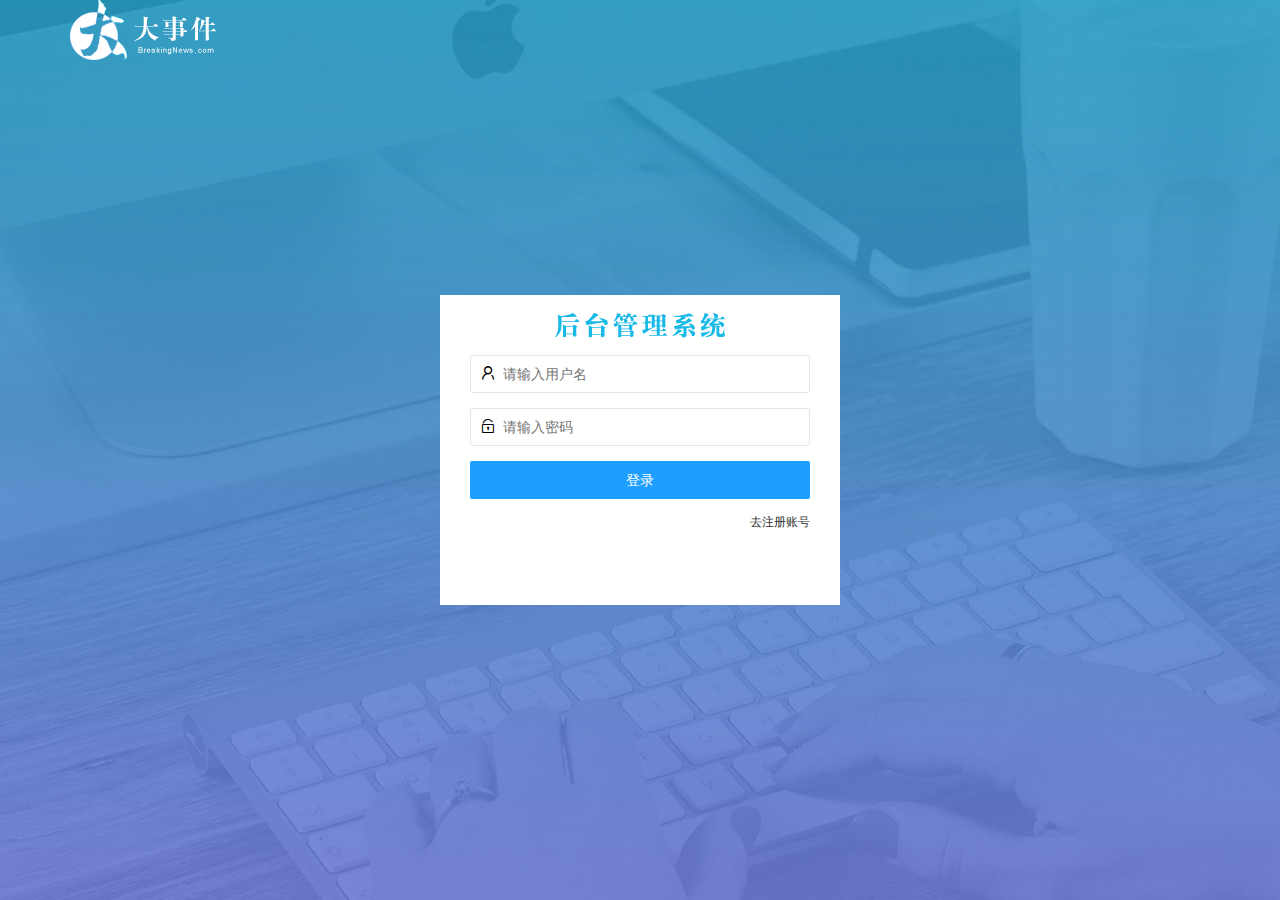
<file: login.html>
<!DOCTYPE html>
<html lang="en">

<head>
    <meta charset="UTF-8" />
    <meta name="viewport" content="width=device-width, initial-scale=1.0" />
    <title>大事件-登录/注册</title>
    <!-- 导入 LayUI 的样式 -->
    <link rel="stylesheet" href="/assets/lib/layui/css/layui.css" />
    <!-- 导入自己的样式表 -->
    <link rel="stylesheet" href="/assets/css/login.css" />
</head>

<body>
    <!-- 头部的 Logo 区域 -->
    <div class="layui-main">
        <img src="/assets/images/logo.png" alt="" />
    </div>

    <!-- 登录注册区域 -->
    <div class="loginAndRegBox">
        <div class="title-box"></div>
        <!-- 登录注册区域 -->

        <!-- 登录的div -->
        <div class="login-box">
            <!-- 登录的表单 -->
            <form class="layui-form" id="form_login">
                <!-- 用户名 -->
                <div class="layui-form-item">
                    <i class="layui-icon layui-icon-username"></i>
                    <input type="text" name="username" required lay-verify="required" placeholder="请输入用户名"
                        autocomplete="off" class="layui-input" />
                </div>
                <!-- 密码 -->
                <div class="layui-form-item">
                    <i class="layui-icon layui-icon-password"></i>
                    <input type="password" name="password" required lay-verify="required|pwd" placeholder="请输入密码"
                        autocomplete="off" class="layui-input" />
                </div>
                <!-- 登录按钮 -->
                <div class="layui-form-item">
                    <!-- 注意：表单提交按钮和普通按钮的区别，就是 lay-submit 属性 -->
                    <button class="layui-btn layui-btn-fluid layui-btn-normal" lay-submit>登录</button>
                </div>
                <div class="layui-form-item links">
                    <a href="javascript:;" id="link_reg">去注册账号</a>
                </div>
            </form>
        </div>
        <!-- 注册的div -->
        <div class="reg-box">
            <form class="layui-form" id="reg-form">
                <!-- 用户名 -->
                <div class="layui-form-item">
                    <i class="layui-icon layui-icon-username"></i>
                    <input type="text" name="username" required lay-verify="required" placeholder="请输入用户名"
                        autocomplete="off" class="layui-input" />
                </div>
                <!-- 密码 -->
                <div class="layui-form-item">
                    <i class="layui-icon layui-icon-password"></i>
                    <input type="password" name="password" required lay-verify="required|pwd" placeholder="请输入密码"
                        autocomplete="off" class="layui-input" />
                </div>

                <!-- 确认密码 -->
                <div class="layui-form-item">
                    <i class="layui-icon layui-icon-password"></i>
                    <input type="password" name="password" required lay-verify="required|repwd" placeholder="请确认密码"
                        autocomplete="off" class="layui-input" />
                </div>
                <!-- 登录按钮 -->
                <div class="layui-form-item">
                    <!-- 注意：表单提交按钮和普通按钮的区别，就是 lay-submit 属性 -->
                    <button class="layui-btn layui-btn-fluid layui-btn-normal" lay-submit>注册</button>
                </div>
                <div class="layui-form-item links">
                    <a href="javascript:;" id="link_login">去登录</a>
                </div>
            </form>
        </div>
    </div>
    <script src="/assets/lib/jquery.js"></script>
    <script src="/assets/lib/layui/layui.all.js"></script>
    <script src="/assets/js/baseApi.js"></script>
    <script src="/assets/js/login.js"></script>
</body>

</html>
</file>
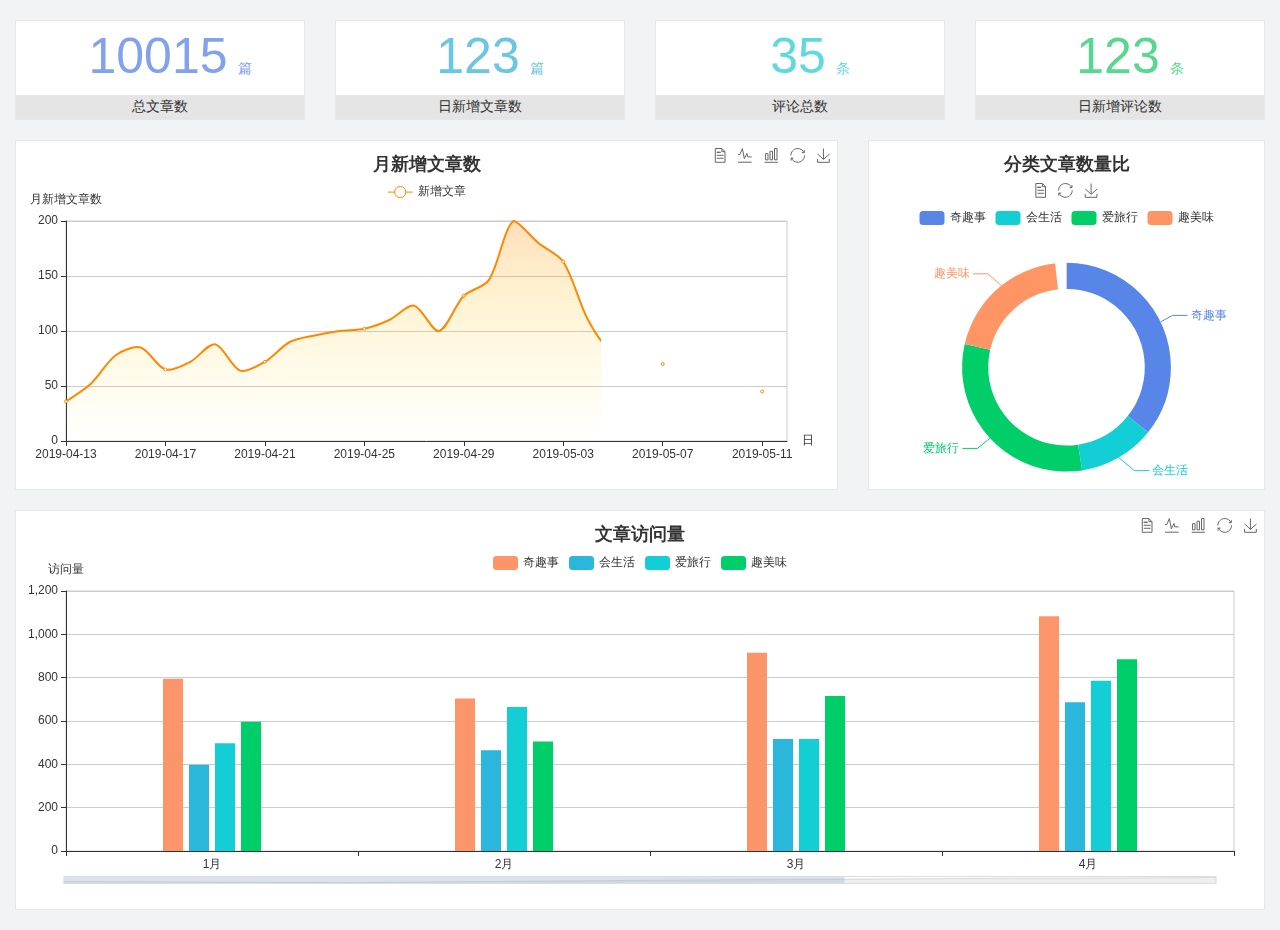
<file: home/dashboard.html>
<!DOCTYPE html>
<html lang="en">

<head>
  <meta charset="UTF-8">
  <meta name="viewport" content="width=device-width, initial-scale=1.0">
  <meta http-equiv="X-UA-Compatible" content="ie=edge">
  <title>图表统计</title>
  <link rel="stylesheet" href="../../assets/lib/bootstrap.css" />
  <link rel="stylesheet" href="../../assets/lib/main.css" />
  <script src="../../assets/lib/jquery.js"></script>
  <script type="text/javascript" src="../../assets/lib/echarts.min.js"></script>
</head>

<body>
  <div class="container-fluid">
    <div class="row spannel_list">
      <div class="col-sm-3 col-xs-6">
        <div class="spannel">
          <em>10015</em><span>篇</span>
          <b>总文章数</b>
        </div>
      </div>
      <div class="col-sm-3 col-xs-6">
        <div class="spannel scolor01">
          <em>123</em><span>篇</span>
          <b>日新增文章数</b>
        </div>
      </div>
      <div class="col-sm-3 col-xs-6">
        <div class="spannel scolor02">
          <em>35</em><span>条</span>
          <b>评论总数</b>
        </div>
      </div>
      <div class="col-sm-3 col-xs-6">
        <div class="spannel scolor03">
          <em>123</em><span>条</span>
          <b>日新增评论数</b>
        </div>
      </div>
    </div>
  </div>

  <div class="container-fluid">
    <div class="row curve-pie">
      <div class="col-lg-8 col-md-8">
        <div class="gragh_pannel" id="curve_show"></div>
      </div>
      <div class="col-lg-4 col-md-4">
        <div class="gragh_pannel" id="pie_show"></div>
      </div>
    </div>
  </div>

  <div class="container-fluid">
    <div class="column_pannel" id="column_show"></div>
  </div>

  <script>
    var oChart = echarts.init(document.getElementById('curve_show'));
    var aList_all = [
      { 'count': 36, 'date': '2019-04-13' },
      { 'count': 52, 'date': '2019-04-14' },
      { 'count': 78, 'date': '2019-04-15' },
      { 'count': 85, 'date': '2019-04-16' },
      { 'count': 65, 'date': '2019-04-17' },
      { 'count': 72, 'date': '2019-04-18' },
      { 'count': 88, 'date': '2019-04-19' },
      { 'count': 64, 'date': '2019-04-20' },
      { 'count': 72, 'date': '2019-04-21' },
      { 'count': 90, 'date': '2019-04-22' },
      { 'count': 96, 'date': '2019-04-23' },
      { 'count': 100, 'date': '2019-04-24' },
      { 'count': 102, 'date': '2019-04-25' },
      { 'count': 110, 'date': '2019-04-26' },
      { 'count': 123, 'date': '2019-04-27' },
      { 'count': 100, 'date': '2019-04-28' },
      { 'count': 132, 'date': '2019-04-29' },
      { 'count': 146, 'date': '2019-04-30' },
      { 'count': 200, 'date': '2019-05-01' },
      { 'count': 180, 'date': '2019-05-02' },
      { 'count': 163, 'date': '2019-05-03' },
      { 'count': 110, 'date': '2019-05-04' },
      { 'count': 80, 'date': '2019-05-05' },
      { 'count': 82, 'date': '2019-05-06' },
      { 'count': 70, 'date': '2019-05-07' },
      { 'count': 65, 'date': '2019-05-08' },
      { 'count': 54, 'date': '2019-05-09' },
      { 'count': 40, 'date': '2019-05-10' },
      { 'count': 45, 'date': '2019-05-11' },
      { 'count': 38, 'date': '2019-05-12' },
    ];

    let aCount = [];
    let aDate = [];

    for (var i = 0; i < aList_all.length; i++) {
      aCount.push(aList_all[i].count);
      aDate.push(aList_all[i].date);
    }

    var chartopt = {
      title: {
        text: '月新增文章数',
        left: 'center',
        top: '10'
      },
      tooltip: {
        trigger: 'axis'
      },
      legend: {
        data: ['新增文章'],
        top: '40'
      },
      toolbox: {
        show: true,
        feature: {
          mark: { show: true },
          dataView: { show: true, readOnly: false },
          magicType: { show: true, type: ['line', 'bar'] },
          restore: { show: true },
          saveAsImage: { show: true }
        }
      },
      calculable: true,
      xAxis: [
        {
          name: '日',
          type: 'category',
          boundaryGap: false,
          data: aDate
        }
      ],
      yAxis: [
        {
          name: '月新增文章数',
          type: 'value'
        }
      ],
      series: [
        {
          name: '新增文章',
          type: 'line',
          smooth: true,
          itemStyle: { normal: { areaStyle: { type: 'default' }, color: '#f80' }, lineStyle: { color: '#f80' } },
          data: aCount
        }],
      areaStyle: {
        normal: {
          color: new echarts.graphic.LinearGradient(0, 0, 0, 1, [{
            offset: 0,
            color: 'rgba(255,136,0,0.39)'
          }, {
            offset: .34,
            color: 'rgba(255,180,0,0.25)'
          }, {
            offset: 1,
            color: 'rgba(255,222,0,0.00)'
          }])

        }
      },
      grid: {
        show: true,
        x: 50,
        x2: 50,
        y: 80,
        height: 220
      }
    };

    oChart.setOption(chartopt);


    var oPie = echarts.init(document.getElementById('pie_show'));
    var oPieopt =
    {
      title: {
        top: 10,
        text: '分类文章数量比',
        x: 'center'
      },
      tooltip: {
        trigger: 'item',
        formatter: "{a} <br/>{b} : {c} ({d}%)"
      },
      color: ['#5885e8', '#13cfd5', '#00ce68', '#ff9565'],
      legend: {
        x: 'center',
        top: 65,
        data: ['奇趣事', '会生活', '爱旅行', '趣美味']
      },
      toolbox: {
        show: true,
        x: 'center',
        top: 35,
        feature: {
          mark: { show: true },
          dataView: { show: true, readOnly: false },
          magicType: {
            show: true,
            type: ['pie', 'funnel'],
            option: {
              funnel: {
                x: '25%',
                width: '50%',
                funnelAlign: 'left',
                max: 1548
              }
            }
          },
          restore: { show: true },
          saveAsImage: { show: true }
        }
      },
      calculable: true,
      series: [
        {
          name: '访问来源',
          type: 'pie',
          radius: ['45%', '60%'],
          center: ['50%', '65%'],
          data: [
            { value: 300, name: '奇趣事' },
            { value: 100, name: '会生活' },
            { value: 260, name: '爱旅行' },
            { value: 180, name: '趣美味' }
          ]
        }
      ]
    };
    oPie.setOption(oPieopt);



    var oColumn = this.echarts.init(document.getElementById('column_show'));
    var oColumnopt =
    {
      title: {
        text: '文章访问量',
        left: 'center',
        top: '10'
      },
      tooltip: {
        trigger: 'axis'
      },
      legend: {
        data: ['奇趣事', '会生活', '爱旅行', '趣美味'],
        top: '40'
      },
      toolbox: {
        show: true,
        feature: {
          mark: { show: true },
          dataView: { show: true, readOnly: false },
          magicType: { show: true, type: ['line', 'bar'] },
          restore: { show: true },
          saveAsImage: { show: true }
        }
      },
      calculable: true,
      xAxis: [
        {
          type: 'category',
          data: ['1月', '2月', '3月', '4月', '5月']
        }
      ],
      yAxis: [
        {
          name: '访问量',
          type: 'value'
        }
      ],
      series: [
        {
          name: '奇趣事',
          type: 'bar',
          barWidth: 20,
          itemStyle: {
            normal: { areaStyle: { type: 'default' }, color: '#fd956a' }
          },
          data: [800, 708, 920, 1090, 1200]
        },
        {
          name: '会生活',
          type: 'bar',
          barWidth: 20,
          itemStyle: {
            normal: { areaStyle: { type: 'default' }, color: '#2bb6db' }
          },
          data: [400, 468, 520, 690, 800]
        },
        {
          name: '爱旅行',
          type: 'bar',
          barWidth: 20,
          itemStyle: {
            normal: { areaStyle: { type: 'default' }, color: '#13cfd5' }
          },
          data: [500, 668, 520, 790, 900]
        },
        {
          name: '趣美味',
          type: 'bar',
          barWidth: 20,
          itemStyle: {
            normal: { areaStyle: { type: 'default' }, color: '#00ce68' }
          },
          data: [600, 508, 720, 890, 1000]
        }
      ],
      grid: {
        show: true,
        x: 50,
        x2: 30,
        y: 80,
        height: 260
      },
      dataZoom: [//给x轴设置滚动条
        {
          start: 0,//默认为0
          end: 100 - 1000 / 31,//默认为100
          type: 'slider',
          show: true,
          xAxisIndex: [0],
          handleSize: 0,//滑动条的 左右2个滑动条的大小
          height: 8,//组件高度
          left: 45, //左边的距离
          right: 50,//右边的距离
          bottom: 26,//右边的距离
          handleColor: '#ddd',//h滑动图标的颜色
          handleStyle: {
            borderColor: "#cacaca",
            borderWidth: "1",
            shadowBlur: 2,
            background: "#ddd",
            shadowColor: "#ddd",
          }
        }]
    };
    oColumn.setOption(oColumnopt);
  </script>
</body>

</html>
</file>
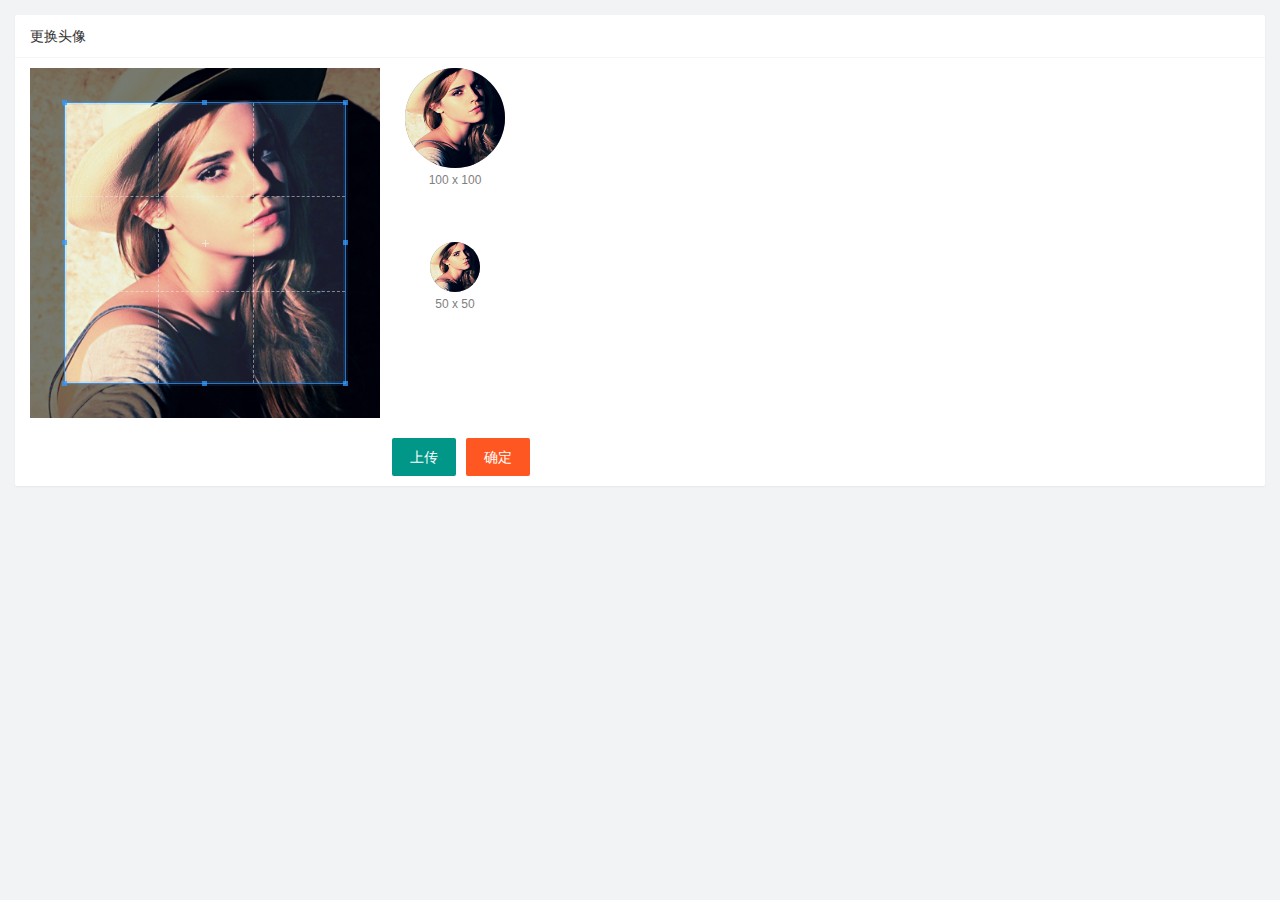
<file: user/user_avatar.html>
<!DOCTYPE html>
<html lang="en">

<head>
    <meta charset="UTF-8" />
    <meta name="viewport" content="width=device-width, initial-scale=1.0" />
    <title>Document</title>
    <link rel="stylesheet" href="/assets/lib/layui/css/layui.css" />
    <link rel="stylesheet" href="/assets/css/user/user_avatar.css" />
    <link rel="stylesheet" href="/assets/lib/cropper/cropper.css" />

</head>

<body>
    <!-- 卡片区域 -->
    <div class="layui-card">
        <div class="layui-card-header">更换头像</div>
        <div class="layui-card-body">
            <!-- 第一行的图片裁剪和预览区域 -->
            <div class="row1">
                <!-- 图片裁剪区域 -->
                <div class="cropper-box">
                    <!-- 这个 img 标签很重要，将来会把它初始化为裁剪区域 -->
                    <img id="image" src="/assets/images/sample.jpg" />
                </div>
                <!-- 图片的预览区域 -->
                <div class="preview-box">
                    <div>
                        <!-- 宽高为 100px 的预览区域 -->
                        <div class="img-preview w100"></div>
                        <p class="size">100 x 100</p>
                    </div>
                    <div>
                        <!-- 宽高为 50px 的预览区域 -->
                        <div class="img-preview w50"></div>
                        <p class="size">50 x 50</p>
                    </div>
                </div>
            </div>
            <!-- 第二行的按钮区域 -->
            <div class="row2">
                <input type="file" name="" id="file" style="display:none">
                <button type="button" class="layui-btn" id="changeBtn">上传</button>
                <button type="button" class="layui-btn layui-btn-danger" id="upload">确定</button>
            </div>
        </div>
    </div>
    <script src="/assets/lib/layui/layui.all.js"></script>
    <script src="/assets/lib/jquery.js"></script>
    <script src="/assets/lib/cropper/Cropper.js"></script>
    <script src="/assets/lib/cropper/jquery-cropper.js"></script>
    <script src="/assets/js/baseApi.js"></script>
    <script src="/assets/js/user/user_avatar.js"></script>
</body>

</html>
</file>
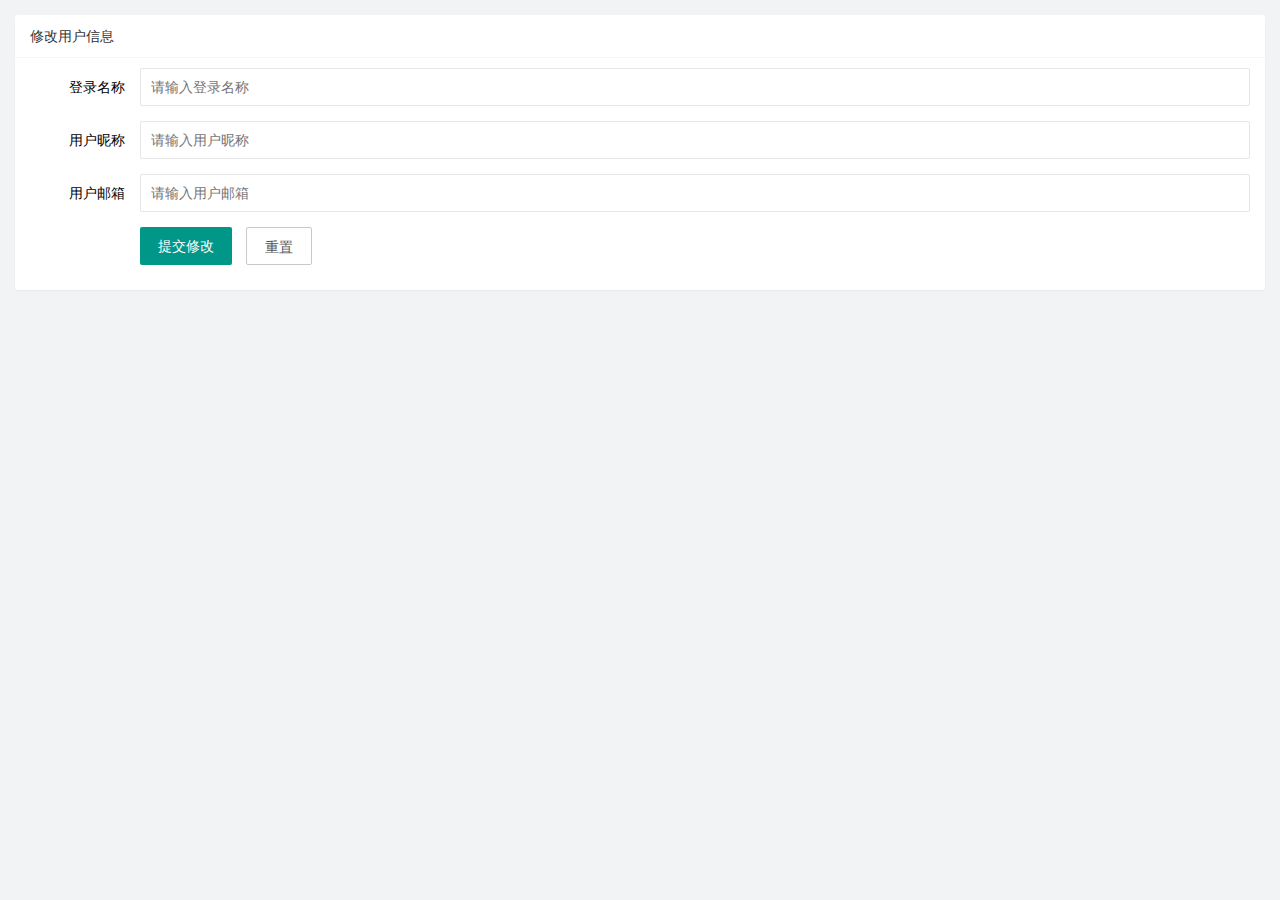
<file: user/user_info.html>
<!DOCTYPE html>
<html lang="en">

<head>
    <meta charset="UTF-8" />
    <meta name="viewport" content="width=device-width, initial-scale=1.0" />
    <title>Document</title>
    <!-- 导入 layui 的样式 -->
    <link rel="stylesheet" href="/assets/lib/layui/css/layui.css" />
    <!-- 导入自己的样式 -->
    <link rel="stylesheet" href="/assets/css/user/user_info.css" />
</head>

<body>
    <!-- 卡片区域 -->
    <div class="layui-card">
        <div class="layui-card-header">修改用户信息</div>
        <div class="layui-card-body">
            <!-- form 表单区域 -->
            <form class="layui-form" lay-filter="userInfo">
                <div class="layui-form-item">
                    <!-- 这是隐藏ID -->
                    <input type="hidden" name="id">
                    <label class="layui-form-label">登录名称</label>
                    <div class="layui-input-block">
                        <input type="text" name="username" required lay-verify="required" placeholder="请输入登录名称"
                            autocomplete="off" class="layui-input" readonly value="" />
                    </div>
                </div>
                <div class="layui-form-item">
                    <label class="layui-form-label">用户昵称</label>
                    <div class="layui-input-block">
                        <input type="text" name="nickname" required lay-verify="required|nickname" placeholder="请输入用户昵称"
                            autocomplete="off" class="layui-input" />
                    </div>
                </div>
                <div class="layui-form-item">
                    <label class="layui-form-label">用户邮箱</label>
                    <div class="layui-input-block">
                        <input type="text" name="email" required lay-verify="required|email" placeholder="请输入用户邮箱"
                            autocomplete="off" class="layui-input" />
                    </div>
                </div>
                <div class="layui-form-item">
                    <div class="layui-input-block">
                        <button class="layui-btn" lay-submit lay-filter="formDemo">提交修改</button>
                        <button type="reset" class="layui-btn layui-btn-primary" id="btnReset">重置</button>
                    </div>
                </div>
            </form>
        </div>
    </div>
    <!-- 导入 layui 的 js -->
    <script src="/assets/lib/layui/layui.all.js"></script>
    <!-- 导入 jquery -->
    <script src="/assets/lib/jquery.js"></script>
    <!-- 导入baseApi.js -->
    <script src="/assets/js/baseApi.js"></script>
    <!-- 导入自己的 js -->
    <script src="/assets/js/user/user_info.js"></script>
</body>

</html>
</file>
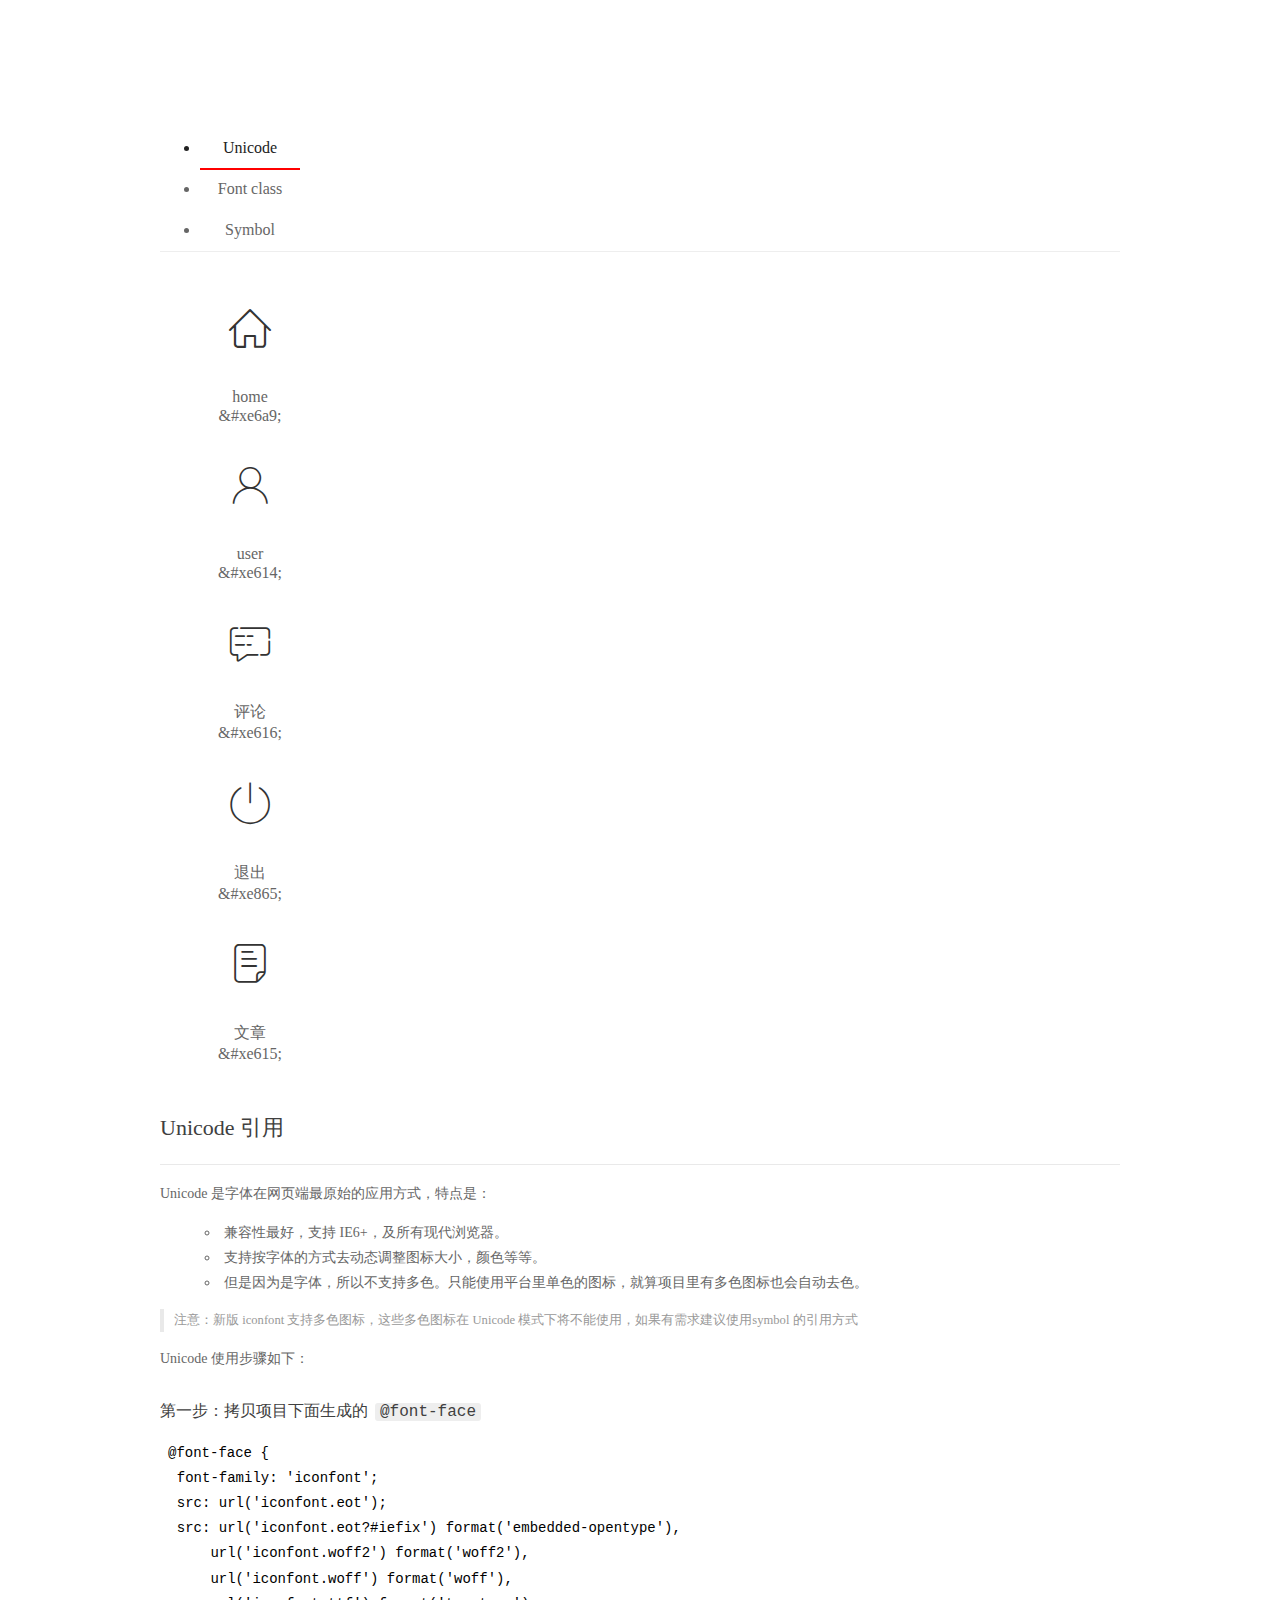
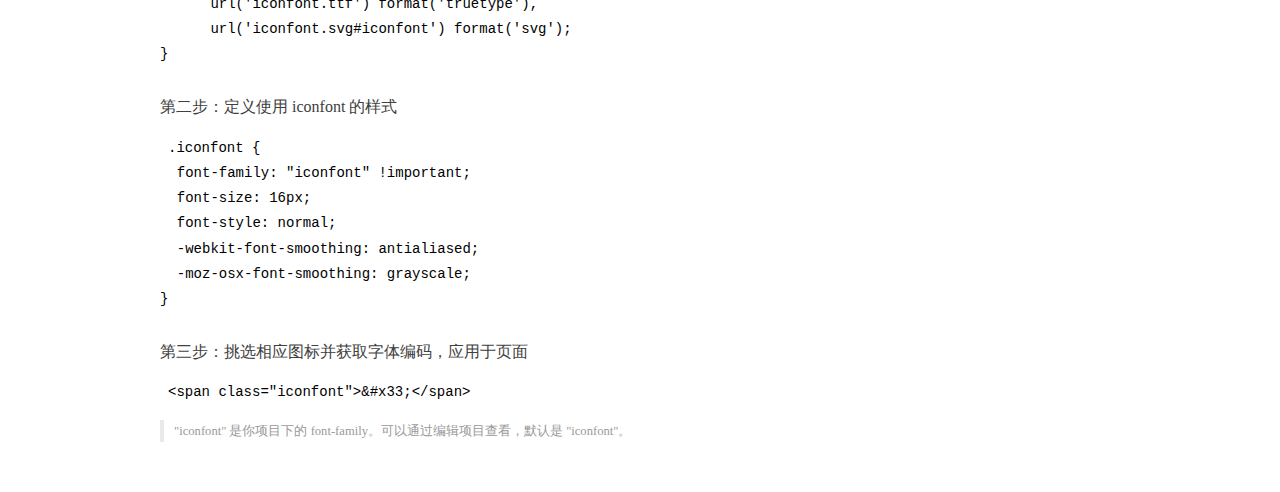
<file: assets/fonts/demo_index.html>
<!DOCTYPE html>
<html>
<head>
  <meta charset="utf-8"/>
  <title>IconFont Demo</title>
  <link rel="shortcut icon" href="https://gtms04.alicdn.com/tps/i4/TB1_oz6GVXXXXaFXpXXJDFnIXXX-64-64.ico" type="image/x-icon"/>
  <link rel="stylesheet" href="https://g.alicdn.com/thx/cube/1.3.2/cube.min.css">
  <link rel="stylesheet" href="demo.css">
  <link rel="stylesheet" href="iconfont.css">
  <script src="iconfont.js"></script>
  <!-- jQuery -->
  <script src="https://a1.alicdn.com/oss/uploads/2018/12/26/7bfddb60-08e8-11e9-9b04-53e73bb6408b.js"></script>
  <!-- 代码高亮 -->
  <script src="https://a1.alicdn.com/oss/uploads/2018/12/26/a3f714d0-08e6-11e9-8a15-ebf944d7534c.js"></script>
</head>
<body>
  <div class="main">
    <h1 class="logo"><a href="https://www.iconfont.cn/" title="iconfont 首页" target="_blank">&#xe86b;</a></h1>
    <div class="nav-tabs">
      <ul id="tabs" class="dib-box">
        <li class="dib active"><span>Unicode</span></li>
        <li class="dib"><span>Font class</span></li>
        <li class="dib"><span>Symbol</span></li>
      </ul>
      
    </div>
    <div class="tab-container">
      <div class="content unicode" style="display: block;">
          <ul class="icon_lists dib-box">
          
            <li class="dib">
              <span class="icon iconfont">&#xe6a9;</span>
                <div class="name">home</div>
                <div class="code-name">&amp;#xe6a9;</div>
              </li>
          
            <li class="dib">
              <span class="icon iconfont">&#xe614;</span>
                <div class="name">user</div>
                <div class="code-name">&amp;#xe614;</div>
              </li>
          
            <li class="dib">
              <span class="icon iconfont">&#xe616;</span>
                <div class="name">评论</div>
                <div class="code-name">&amp;#xe616;</div>
              </li>
          
            <li class="dib">
              <span class="icon iconfont">&#xe865;</span>
                <div class="name">退出</div>
                <div class="code-name">&amp;#xe865;</div>
              </li>
          
            <li class="dib">
              <span class="icon iconfont">&#xe615;</span>
                <div class="name">文章</div>
                <div class="code-name">&amp;#xe615;</div>
              </li>
          
          </ul>
          <div class="article markdown">
          <h2 id="unicode-">Unicode 引用</h2>
          <hr>

          <p>Unicode 是字体在网页端最原始的应用方式，特点是：</p>
          <ul>
            <li>兼容性最好，支持 IE6+，及所有现代浏览器。</li>
            <li>支持按字体的方式去动态调整图标大小，颜色等等。</li>
            <li>但是因为是字体，所以不支持多色。只能使用平台里单色的图标，就算项目里有多色图标也会自动去色。</li>
          </ul>
          <blockquote>
            <p>注意：新版 iconfont 支持多色图标，这些多色图标在 Unicode 模式下将不能使用，如果有需求建议使用symbol 的引用方式</p>
          </blockquote>
          <p>Unicode 使用步骤如下：</p>
          <h3 id="-font-face">第一步：拷贝项目下面生成的 <code>@font-face</code></h3>
<pre><code class="language-css"
>@font-face {
  font-family: 'iconfont';
  src: url('iconfont.eot');
  src: url('iconfont.eot?#iefix') format('embedded-opentype'),
      url('iconfont.woff2') format('woff2'),
      url('iconfont.woff') format('woff'),
      url('iconfont.ttf') format('truetype'),
      url('iconfont.svg#iconfont') format('svg');
}
</code></pre>
          <h3 id="-iconfont-">第二步：定义使用 iconfont 的样式</h3>
<pre><code class="language-css"
>.iconfont {
  font-family: "iconfont" !important;
  font-size: 16px;
  font-style: normal;
  -webkit-font-smoothing: antialiased;
  -moz-osx-font-smoothing: grayscale;
}
</code></pre>
          <h3 id="-">第三步：挑选相应图标并获取字体编码，应用于页面</h3>
<pre>
<code class="language-html"
>&lt;span class="iconfont"&gt;&amp;#x33;&lt;/span&gt;
</code></pre>
          <blockquote>
            <p>"iconfont" 是你项目下的 font-family。可以通过编辑项目查看，默认是 "iconfont"。</p>
          </blockquote>
          </div>
      </div>
      <div class="content font-class">
        <ul class="icon_lists dib-box">
          
          <li class="dib">
            <span class="icon iconfont icon-home"></span>
            <div class="name">
              home
            </div>
            <div class="code-name">.icon-home
            </div>
          </li>
          
          <li class="dib">
            <span class="icon iconfont icon-user"></span>
            <div class="name">
              user
            </div>
            <div class="code-name">.icon-user
            </div>
          </li>
          
          <li class="dib">
            <span class="icon iconfont icon-pinglun"></span>
            <div class="name">
              评论
            </div>
            <div class="code-name">.icon-pinglun
            </div>
          </li>
          
          <li class="dib">
            <span class="icon iconfont icon-tuichu"></span>
            <div class="name">
              退出
            </div>
            <div class="code-name">.icon-tuichu
            </div>
          </li>
          
          <li class="dib">
            <span class="icon iconfont icon-16"></span>
            <div class="name">
              文章
            </div>
            <div class="code-name">.icon-16
            </div>
          </li>
          
        </ul>
        <div class="article markdown">
        <h2 id="font-class-">font-class 引用</h2>
        <hr>

        <p>font-class 是 Unicode 使用方式的一种变种，主要是解决 Unicode 书写不直观，语意不明确的问题。</p>
        <p>与 Unicode 使用方式相比，具有如下特点：</p>
        <ul>
          <li>兼容性良好，支持 IE8+，及所有现代浏览器。</li>
          <li>相比于 Unicode 语意明确，书写更直观。可以很容易分辨这个 icon 是什么。</li>
          <li>因为使用 class 来定义图标，所以当要替换图标时，只需要修改 class 里面的 Unicode 引用。</li>
          <li>不过因为本质上还是使用的字体，所以多色图标还是不支持的。</li>
        </ul>
        <p>使用步骤如下：</p>
        <h3 id="-fontclass-">第一步：引入项目下面生成的 fontclass 代码：</h3>
<pre><code class="language-html">&lt;link rel="stylesheet" href="./iconfont.css"&gt;
</code></pre>
        <h3 id="-">第二步：挑选相应图标并获取类名，应用于页面：</h3>
<pre><code class="language-html">&lt;span class="iconfont icon-xxx"&gt;&lt;/span&gt;
</code></pre>
        <blockquote>
          <p>"
            iconfont" 是你项目下的 font-family。可以通过编辑项目查看，默认是 "iconfont"。</p>
        </blockquote>
      </div>
      </div>
      <div class="content symbol">
          <ul class="icon_lists dib-box">
          
            <li class="dib">
                <svg class="icon svg-icon" aria-hidden="true">
                  <use xlink:href="#icon-home"></use>
                </svg>
                <div class="name">home</div>
                <div class="code-name">#icon-home</div>
            </li>
          
            <li class="dib">
                <svg class="icon svg-icon" aria-hidden="true">
                  <use xlink:href="#icon-user"></use>
                </svg>
                <div class="name">user</div>
                <div class="code-name">#icon-user</div>
            </li>
          
            <li class="dib">
                <svg class="icon svg-icon" aria-hidden="true">
                  <use xlink:href="#icon-pinglun"></use>
                </svg>
                <div class="name">评论</div>
                <div class="code-name">#icon-pinglun</div>
            </li>
          
            <li class="dib">
                <svg class="icon svg-icon" aria-hidden="true">
                  <use xlink:href="#icon-tuichu"></use>
                </svg>
                <div class="name">退出</div>
                <div class="code-name">#icon-tuichu</div>
            </li>
          
            <li class="dib">
                <svg class="icon svg-icon" aria-hidden="true">
                  <use xlink:href="#icon-16"></use>
                </svg>
                <div class="name">文章</div>
                <div class="code-name">#icon-16</div>
            </li>
          
          </ul>
          <div class="article markdown">
          <h2 id="symbol-">Symbol 引用</h2>
          <hr>

          <p>这是一种全新的使用方式，应该说这才是未来的主流，也是平台目前推荐的用法。相关介绍可以参考这篇<a href="">文章</a>
            这种用法其实是做了一个 SVG 的集合，与另外两种相比具有如下特点：</p>
          <ul>
            <li>支持多色图标了，不再受单色限制。</li>
            <li>通过一些技巧，支持像字体那样，通过 <code>font-size</code>, <code>color</code> 来调整样式。</li>
            <li>兼容性较差，支持 IE9+，及现代浏览器。</li>
            <li>浏览器渲染 SVG 的性能一般，还不如 png。</li>
          </ul>
          <p>使用步骤如下：</p>
          <h3 id="-symbol-">第一步：引入项目下面生成的 symbol 代码：</h3>
<pre><code class="language-html">&lt;script src="./iconfont.js"&gt;&lt;/script&gt;
</code></pre>
          <h3 id="-css-">第二步：加入通用 CSS 代码（引入一次就行）：</h3>
<pre><code class="language-html">&lt;style&gt;
.icon {
  width: 1em;
  height: 1em;
  vertical-align: -0.15em;
  fill: currentColor;
  overflow: hidden;
}
&lt;/style&gt;
</code></pre>
          <h3 id="-">第三步：挑选相应图标并获取类名，应用于页面：</h3>
<pre><code class="language-html">&lt;svg class="icon" aria-hidden="true"&gt;
  &lt;use xlink:href="#icon-xxx"&gt;&lt;/use&gt;
&lt;/svg&gt;
</code></pre>
          </div>
      </div>

    </div>
  </div>
  <script>
  $(document).ready(function () {
      $('.tab-container .content:first').show()

      $('#tabs li').click(function (e) {
        var tabContent = $('.tab-container .content')
        var index = $(this).index()

        if ($(this).hasClass('active')) {
          return
        } else {
          $('#tabs li').removeClass('active')
          $(this).addClass('active')

          tabContent.hide().eq(index).fadeIn()
        }
      })
    })
  </script>
</body>
</html>
</file>
<file: assets/lib/layui/css/layui.css>
/** layui-v2.5.5 MIT License By https://www.layui.com */
 .layui-inline,img{display:inline-block;vertical-align:middle}h1,h2,h3,h4,h5,h6{font-weight:400}.layui-edge,.layui-header,.layui-inline,.layui-main{position:relative}.layui-body,.layui-edge,.layui-elip{overflow:hidden}.layui-btn,.layui-edge,.layui-inline,img{vertical-align:middle}.layui-btn,.layui-disabled,.layui-icon,.layui-unselect{-moz-user-select:none;-webkit-user-select:none;-ms-user-select:none}.layui-elip,.layui-form-checkbox span,.layui-form-pane .layui-form-label{text-overflow:ellipsis;white-space:nowrap}.layui-breadcrumb,.layui-tree-btnGroup{visibility:hidden}blockquote,body,button,dd,div,dl,dt,form,h1,h2,h3,h4,h5,h6,input,li,ol,p,pre,td,textarea,th,ul{margin:0;padding:0;-webkit-tap-highlight-color:rgba(0,0,0,0)}a:active,a:hover{outline:0}img{border:none}li{list-style:none}table{border-collapse:collapse;border-spacing:0}h4,h5,h6{font-size:100%}button,input,optgroup,option,select,textarea{font-family:inherit;font-size:inherit;font-style:inherit;font-weight:inherit;outline:0}pre{white-space:pre-wrap;white-space:-moz-pre-wrap;white-space:-pre-wrap;white-space:-o-pre-wrap;word-wrap:break-word}body{line-height:24px;font:14px Helvetica Neue,Helvetica,PingFang SC,Tahoma,Arial,sans-serif}hr{height:1px;margin:10px 0;border:0;clear:both}a{color:#333;text-decoration:none}a:hover{color:#777}a cite{font-style:normal;*cursor:pointer}.layui-border-box,.layui-border-box *{box-sizing:border-box}.layui-box,.layui-box *{box-sizing:content-box}.layui-clear{clear:both;*zoom:1}.layui-clear:after{content:'\20';clear:both;*zoom:1;display:block;height:0}.layui-inline{*display:inline;*zoom:1}.layui-edge{display:inline-block;width:0;height:0;border-width:6px;border-style:dashed;border-color:transparent}.layui-edge-top{top:-4px;border-bottom-color:#999;border-bottom-style:solid}.layui-edge-right{border-left-color:#999;border-left-style:solid}.layui-edge-bottom{top:2px;border-top-color:#999;border-top-style:solid}.layui-edge-left{border-right-color:#999;border-right-style:solid}.layui-disabled,.layui-disabled:hover{color:#d2d2d2!important;cursor:not-allowed!important}.layui-circle{border-radius:100%}.layui-show{display:block!important}.layui-hide{display:none!important}@font-face{font-family:layui-icon;src:url(../font/iconfont.eot?v=250);src:url(../font/iconfont.eot?v=250#iefix) format('embedded-opentype'),url(../font/iconfont.woff2?v=250) format('woff2'),url(../font/iconfont.woff?v=250) format('woff'),url(../font/iconfont.ttf?v=250) format('truetype'),url(../font/iconfont.svg?v=250#layui-icon) format('svg')}.layui-icon{font-family:layui-icon!important;font-size:16px;font-style:normal;-webkit-font-smoothing:antialiased;-moz-osx-font-smoothing:grayscale}.layui-icon-reply-fill:before{content:"\e611"}.layui-icon-set-fill:before{content:"\e614"}.layui-icon-menu-fill:before{content:"\e60f"}.layui-icon-search:before{content:"\e615"}.layui-icon-share:before{content:"\e641"}.layui-icon-set-sm:before{content:"\e620"}.layui-icon-engine:before{content:"\e628"}.layui-icon-close:before{content:"\1006"}.layui-icon-close-fill:before{content:"\1007"}.layui-icon-chart-screen:before{content:"\e629"}.layui-icon-star:before{content:"\e600"}.layui-icon-circle-dot:before{content:"\e617"}.layui-icon-chat:before{content:"\e606"}.layui-icon-release:before{content:"\e609"}.layui-icon-list:before{content:"\e60a"}.layui-icon-chart:before{content:"\e62c"}.layui-icon-ok-circle:before{content:"\1005"}.layui-icon-layim-theme:before{content:"\e61b"}.layui-icon-table:before{content:"\e62d"}.layui-icon-right:before{content:"\e602"}.layui-icon-left:before{content:"\e603"}.layui-icon-cart-simple:before{content:"\e698"}.layui-icon-face-cry:before{content:"\e69c"}.layui-icon-face-smile:before{content:"\e6af"}.layui-icon-survey:before{content:"\e6b2"}.layui-icon-tree:before{content:"\e62e"}.layui-icon-upload-circle:before{content:"\e62f"}.layui-icon-add-circle:before{content:"\e61f"}.layui-icon-download-circle:before{content:"\e601"}.layui-icon-templeate-1:before{content:"\e630"}.layui-icon-util:before{content:"\e631"}.layui-icon-face-surprised:before{content:"\e664"}.layui-icon-edit:before{content:"\e642"}.layui-icon-speaker:before{content:"\e645"}.layui-icon-down:before{content:"\e61a"}.layui-icon-file:before{content:"\e621"}.layui-icon-layouts:before{content:"\e632"}.layui-icon-rate-half:before{content:"\e6c9"}.layui-icon-add-circle-fine:before{content:"\e608"}.layui-icon-prev-circle:before{content:"\e633"}.layui-icon-read:before{content:"\e705"}.layui-icon-404:before{content:"\e61c"}.layui-icon-carousel:before{content:"\e634"}.layui-icon-help:before{content:"\e607"}.layui-icon-code-circle:before{content:"\e635"}.layui-icon-water:before{content:"\e636"}.layui-icon-username:before{content:"\e66f"}.layui-icon-find-fill:before{content:"\e670"}.layui-icon-about:before{content:"\e60b"}.layui-icon-location:before{content:"\e715"}.layui-icon-up:before{content:"\e619"}.layui-icon-pause:before{content:"\e651"}.layui-icon-date:before{content:"\e637"}.layui-icon-layim-uploadfile:before{content:"\e61d"}.layui-icon-delete:before{content:"\e640"}.layui-icon-play:before{content:"\e652"}.layui-icon-top:before{content:"\e604"}.layui-icon-friends:before{content:"\e612"}.layui-icon-refresh-3:before{content:"\e9aa"}.layui-icon-ok:before{content:"\e605"}.layui-icon-layer:before{content:"\e638"}.layui-icon-face-smile-fine:before{content:"\e60c"}.layui-icon-dollar:before{content:"\e659"}.layui-icon-group:before{content:"\e613"}.layui-icon-layim-download:before{content:"\e61e"}.layui-icon-picture-fine:before{content:"\e60d"}.layui-icon-link:before{content:"\e64c"}.layui-icon-diamond:before{content:"\e735"}.layui-icon-log:before{content:"\e60e"}.layui-icon-rate-solid:before{content:"\e67a"}.layui-icon-fonts-del:before{content:"\e64f"}.layui-icon-unlink:before{content:"\e64d"}.layui-icon-fonts-clear:before{content:"\e639"}.layui-icon-triangle-r:before{content:"\e623"}.layui-icon-circle:before{content:"\e63f"}.layui-icon-radio:before{content:"\e643"}.layui-icon-align-center:before{content:"\e647"}.layui-icon-align-right:before{content:"\e648"}.layui-icon-align-left:before{content:"\e649"}.layui-icon-loading-1:before{content:"\e63e"}.layui-icon-return:before{content:"\e65c"}.layui-icon-fonts-strong:before{content:"\e62b"}.layui-icon-upload:before{content:"\e67c"}.layui-icon-dialogue:before{content:"\e63a"}.layui-icon-video:before{content:"\e6ed"}.layui-icon-headset:before{content:"\e6fc"}.layui-icon-cellphone-fine:before{content:"\e63b"}.layui-icon-add-1:before{content:"\e654"}.layui-icon-face-smile-b:before{content:"\e650"}.layui-icon-fonts-html:before{content:"\e64b"}.layui-icon-form:before{content:"\e63c"}.layui-icon-cart:before{content:"\e657"}.layui-icon-camera-fill:before{content:"\e65d"}.layui-icon-tabs:before{content:"\e62a"}.layui-icon-fonts-code:before{content:"\e64e"}.layui-icon-fire:before{content:"\e756"}.layui-icon-set:before{content:"\e716"}.layui-icon-fonts-u:before{content:"\e646"}.layui-icon-triangle-d:before{content:"\e625"}.layui-icon-tips:before{content:"\e702"}.layui-icon-picture:before{content:"\e64a"}.layui-icon-more-vertical:before{content:"\e671"}.layui-icon-flag:before{content:"\e66c"}.layui-icon-loading:before{content:"\e63d"}.layui-icon-fonts-i:before{content:"\e644"}.layui-icon-refresh-1:before{content:"\e666"}.layui-icon-rmb:before{content:"\e65e"}.layui-icon-home:before{content:"\e68e"}.layui-icon-user:before{content:"\e770"}.layui-icon-notice:before{content:"\e667"}.layui-icon-login-weibo:before{content:"\e675"}.layui-icon-voice:before{content:"\e688"}.layui-icon-upload-drag:before{content:"\e681"}.layui-icon-login-qq:before{content:"\e676"}.layui-icon-snowflake:before{content:"\e6b1"}.layui-icon-file-b:before{content:"\e655"}.layui-icon-template:before{content:"\e663"}.layui-icon-auz:before{content:"\e672"}.layui-icon-console:before{content:"\e665"}.layui-icon-app:before{content:"\e653"}.layui-icon-prev:before{content:"\e65a"}.layui-icon-website:before{content:"\e7ae"}.layui-icon-next:before{content:"\e65b"}.layui-icon-component:before{content:"\e857"}.layui-icon-more:before{content:"\e65f"}.layui-icon-login-wechat:before{content:"\e677"}.layui-icon-shrink-right:before{content:"\e668"}.layui-icon-spread-left:before{content:"\e66b"}.layui-icon-camera:before{content:"\e660"}.layui-icon-note:before{content:"\e66e"}.layui-icon-refresh:before{content:"\e669"}.layui-icon-female:before{content:"\e661"}.layui-icon-male:before{content:"\e662"}.layui-icon-password:before{content:"\e673"}.layui-icon-senior:before{content:"\e674"}.layui-icon-theme:before{content:"\e66a"}.layui-icon-tread:before{content:"\e6c5"}.layui-icon-praise:before{content:"\e6c6"}.layui-icon-star-fill:before{content:"\e658"}.layui-icon-rate:before{content:"\e67b"}.layui-icon-template-1:before{content:"\e656"}.layui-icon-vercode:before{content:"\e679"}.layui-icon-cellphone:before{content:"\e678"}.layui-icon-screen-full:before{content:"\e622"}.layui-icon-screen-restore:before{content:"\e758"}.layui-icon-cols:before{content:"\e610"}.layui-icon-export:before{content:"\e67d"}.layui-icon-print:before{content:"\e66d"}.layui-icon-slider:before{content:"\e714"}.layui-icon-addition:before{content:"\e624"}.layui-icon-subtraction:before{content:"\e67e"}.layui-icon-service:before{content:"\e626"}.layui-icon-transfer:before{content:"\e691"}.layui-main{width:1140px;margin:0 auto}.layui-header{z-index:1000;height:60px}.layui-header a:hover{transition:all .5s;-webkit-transition:all .5s}.layui-side{position:fixed;left:0;top:0;bottom:0;z-index:999;width:200px;overflow-x:hidden}.layui-side-scroll{position:relative;width:220px;height:100%;overflow-x:hidden}.layui-body{position:absolute;left:200px;right:0;top:0;bottom:0;z-index:998;width:auto;overflow-y:auto;box-sizing:border-box}.layui-layout-body{overflow:hidden}.layui-layout-admin .layui-header{background-color:#23262E}.layui-layout-admin .layui-side{top:60px;width:200px;overflow-x:hidden}.layui-layout-admin .layui-body{position:fixed;top:60px;bottom:44px}.layui-layout-admin .layui-main{width:auto;margin:0 15px}.layui-layout-admin .layui-footer{position:fixed;left:200px;right:0;bottom:0;height:44px;line-height:44px;padding:0 15px;background-color:#eee}.layui-layout-admin .layui-logo{position:absolute;left:0;top:0;width:200px;height:100%;line-height:60px;text-align:center;color:#009688;font-size:16px}.layui-layout-admin .layui-header .layui-nav{background:0 0}.layui-layout-left{position:absolute!important;left:200px;top:0}.layui-layout-right{position:absolute!important;right:0;top:0}.layui-container{position:relative;margin:0 auto;padding:0 15px;box-sizing:border-box}.layui-fluid{position:relative;margin:0 auto;padding:0 15px}.layui-row:after,.layui-row:before{content:'';display:block;clear:both}.layui-col-lg1,.layui-col-lg10,.layui-col-lg11,.layui-col-lg12,.layui-col-lg2,.layui-col-lg3,.layui-col-lg4,.layui-col-lg5,.layui-col-lg6,.layui-col-lg7,.layui-col-lg8,.layui-col-lg9,.layui-col-md1,.layui-col-md10,.layui-col-md11,.layui-col-md12,.layui-col-md2,.layui-col-md3,.layui-col-md4,.layui-col-md5,.layui-col-md6,.layui-col-md7,.layui-col-md8,.layui-col-md9,.layui-col-sm1,.layui-col-sm10,.layui-col-sm11,.layui-col-sm12,.layui-col-sm2,.layui-col-sm3,.layui-col-sm4,.layui-col-sm5,.layui-col-sm6,.layui-col-sm7,.layui-col-sm8,.layui-col-sm9,.layui-col-xs1,.layui-col-xs10,.layui-col-xs11,.layui-col-xs12,.layui-col-xs2,.layui-col-xs3,.layui-col-xs4,.layui-col-xs5,.layui-col-xs6,.layui-col-xs7,.layui-col-xs8,.layui-col-xs9{position:relative;display:block;box-sizing:border-box}.layui-col-xs1,.layui-col-xs10,.layui-col-xs11,.layui-col-xs12,.layui-col-xs2,.layui-col-xs3,.layui-col-xs4,.layui-col-xs5,.layui-col-xs6,.layui-col-xs7,.layui-col-xs8,.layui-col-xs9{float:left}.layui-col-xs1{width:8.33333333%}.layui-col-xs2{width:16.66666667%}.layui-col-xs3{width:25%}.layui-col-xs4{width:33.33333333%}.layui-col-xs5{width:41.66666667%}.layui-col-xs6{width:50%}.layui-col-xs7{width:58.33333333%}.layui-col-xs8{width:66.66666667%}.layui-col-xs9{width:75%}.layui-col-xs10{width:83.33333333%}.layui-col-xs11{width:91.66666667%}.layui-col-xs12{width:100%}.layui-col-xs-offset1{margin-left:8.33333333%}.layui-col-xs-offset2{margin-left:16.66666667%}.layui-col-xs-offset3{margin-left:25%}.layui-col-xs-offset4{margin-left:33.33333333%}.layui-col-xs-offset5{margin-left:41.66666667%}.layui-col-xs-offset6{margin-left:50%}.layui-col-xs-offset7{margin-left:58.33333333%}.layui-col-xs-offset8{margin-left:66.66666667%}.layui-col-xs-offset9{margin-left:75%}.layui-col-xs-offset10{margin-left:83.33333333%}.layui-col-xs-offset11{margin-left:91.66666667%}.layui-col-xs-offset12{margin-left:100%}@media screen and (max-width:768px){.layui-hide-xs{display:none!important}.layui-show-xs-block{display:block!important}.layui-show-xs-inline{display:inline!important}.layui-show-xs-inline-block{display:inline-block!important}}@media screen and (min-width:768px){.layui-container{width:750px}.layui-hide-sm{display:none!important}.layui-show-sm-block{display:block!important}.layui-show-sm-inline{display:inline!important}.layui-show-sm-inline-block{display:inline-block!important}.layui-col-sm1,.layui-col-sm10,.layui-col-sm11,.layui-col-sm12,.layui-col-sm2,.layui-col-sm3,.layui-col-sm4,.layui-col-sm5,.layui-col-sm6,.layui-col-sm7,.layui-col-sm8,.layui-col-sm9{float:left}.layui-col-sm1{width:8.33333333%}.layui-col-sm2{width:16.66666667%}.layui-col-sm3{width:25%}.layui-col-sm4{width:33.33333333%}.layui-col-sm5{width:41.66666667%}.layui-col-sm6{width:50%}.layui-col-sm7{width:58.33333333%}.layui-col-sm8{width:66.66666667%}.layui-col-sm9{width:75%}.layui-col-sm10{width:83.33333333%}.layui-col-sm11{width:91.66666667%}.layui-col-sm12{width:100%}.layui-col-sm-offset1{margin-left:8.33333333%}.layui-col-sm-offset2{margin-left:16.66666667%}.layui-col-sm-offset3{margin-left:25%}.layui-col-sm-offset4{margin-left:33.33333333%}.layui-col-sm-offset5{margin-left:41.66666667%}.layui-col-sm-offset6{margin-left:50%}.layui-col-sm-offset7{margin-left:58.33333333%}.layui-col-sm-offset8{margin-left:66.66666667%}.layui-col-sm-offset9{margin-left:75%}.layui-col-sm-offset10{margin-left:83.33333333%}.layui-col-sm-offset11{margin-left:91.66666667%}.layui-col-sm-offset12{margin-left:100%}}@media screen and (min-width:992px){.layui-container{width:970px}.layui-hide-md{display:none!important}.layui-show-md-block{display:block!important}.layui-show-md-inline{display:inline!important}.layui-show-md-inline-block{display:inline-block!important}.layui-col-md1,.layui-col-md10,.layui-col-md11,.layui-col-md12,.layui-col-md2,.layui-col-md3,.layui-col-md4,.layui-col-md5,.layui-col-md6,.layui-col-md7,.layui-col-md8,.layui-col-md9{float:left}.layui-col-md1{width:8.33333333%}.layui-col-md2{width:16.66666667%}.layui-col-md3{width:25%}.layui-col-md4{width:33.33333333%}.layui-col-md5{width:41.66666667%}.layui-col-md6{width:50%}.layui-col-md7{width:58.33333333%}.layui-col-md8{width:66.66666667%}.layui-col-md9{width:75%}.layui-col-md10{width:83.33333333%}.layui-col-md11{width:91.66666667%}.layui-col-md12{width:100%}.layui-col-md-offset1{margin-left:8.33333333%}.layui-col-md-offset2{margin-left:16.66666667%}.layui-col-md-offset3{margin-left:25%}.layui-col-md-offset4{margin-left:33.33333333%}.layui-col-md-offset5{margin-left:41.66666667%}.layui-col-md-offset6{margin-left:50%}.layui-col-md-offset7{margin-left:58.33333333%}.layui-col-md-offset8{margin-left:66.66666667%}.layui-col-md-offset9{margin-left:75%}.layui-col-md-offset10{margin-left:83.33333333%}.layui-col-md-offset11{margin-left:91.66666667%}.layui-col-md-offset12{margin-left:100%}}@media screen and (min-width:1200px){.layui-container{width:1170px}.layui-hide-lg{display:none!important}.layui-show-lg-block{display:block!important}.layui-show-lg-inline{display:inline!important}.layui-show-lg-inline-block{display:inline-block!important}.layui-col-lg1,.layui-col-lg10,.layui-col-lg11,.layui-col-lg12,.layui-col-lg2,.layui-col-lg3,.layui-col-lg4,.layui-col-lg5,.layui-col-lg6,.layui-col-lg7,.layui-col-lg8,.layui-col-lg9{float:left}.layui-col-lg1{width:8.33333333%}.layui-col-lg2{width:16.66666667%}.layui-col-lg3{width:25%}.layui-col-lg4{width:33.33333333%}.layui-col-lg5{width:41.66666667%}.layui-col-lg6{width:50%}.layui-col-lg7{width:58.33333333%}.layui-col-lg8{width:66.66666667%}.layui-col-lg9{width:75%}.layui-col-lg10{width:83.33333333%}.layui-col-lg11{width:91.66666667%}.layui-col-lg12{width:100%}.layui-col-lg-offset1{margin-left:8.33333333%}.layui-col-lg-offset2{margin-left:16.66666667%}.layui-col-lg-offset3{margin-left:25%}.layui-col-lg-offset4{margin-left:33.33333333%}.layui-col-lg-offset5{margin-left:41.66666667%}.layui-col-lg-offset6{margin-left:50%}.layui-col-lg-offset7{margin-left:58.33333333%}.layui-col-lg-offset8{margin-left:66.66666667%}.layui-col-lg-offset9{margin-left:75%}.layui-col-lg-offset10{margin-left:83.33333333%}.layui-col-lg-offset11{margin-left:91.66666667%}.layui-col-lg-offset12{margin-left:100%}}.layui-col-space1{margin:-.5px}.layui-col-space1>*{padding:.5px}.layui-col-space3{margin:-1.5px}.layui-col-space3>*{padding:1.5px}.layui-col-space5{margin:-2.5px}.layui-col-space5>*{padding:2.5px}.layui-col-space8{margin:-3.5px}.layui-col-space8>*{padding:3.5px}.layui-col-space10{margin:-5px}.layui-col-space10>*{padding:5px}.layui-col-space12{margin:-6px}.layui-col-space12>*{padding:6px}.layui-col-space15{margin:-7.5px}.layui-col-space15>*{padding:7.5px}.layui-col-space18{margin:-9px}.layui-col-space18>*{padding:9px}.layui-col-space20{margin:-10px}.layui-col-space20>*{padding:10px}.layui-col-space22{margin:-11px}.layui-col-space22>*{padding:11px}.layui-col-space25{margin:-12.5px}.layui-col-space25>*{padding:12.5px}.layui-col-space30{margin:-15px}.layui-col-space30>*{padding:15px}.layui-btn,.layui-input,.layui-select,.layui-textarea,.layui-upload-button{outline:0;-webkit-appearance:none;transition:all .3s;-webkit-transition:all .3s;box-sizing:border-box}.layui-elem-quote{margin-bottom:10px;padding:15px;line-height:22px;border-left:5px solid #009688;border-radius:0 2px 2px 0;background-color:#f2f2f2}.layui-quote-nm{border-style:solid;border-width:1px 1px 1px 5px;background:0 0}.layui-elem-field{margin-bottom:10px;padding:0;border-width:1px;border-style:solid}.layui-elem-field legend{margin-left:20px;padding:0 10px;font-size:20px;font-weight:300}.layui-field-title{margin:10px 0 20px;border-width:1px 0 0}.layui-field-box{padding:10px 15px}.layui-field-title .layui-field-box{padding:10px 0}.layui-progress{position:relative;height:6px;border-radius:20px;background-color:#e2e2e2}.layui-progress-bar{position:absolute;left:0;top:0;width:0;max-width:100%;height:6px;border-radius:20px;text-align:right;background-color:#5FB878;transition:all .3s;-webkit-transition:all .3s}.layui-progress-big,.layui-progress-big .layui-progress-bar{height:18px;line-height:18px}.layui-progress-text{position:relative;top:-20px;line-height:18px;font-size:12px;color:#666}.layui-progress-big .layui-progress-text{position:static;padding:0 10px;color:#fff}.layui-collapse{border-width:1px;border-style:solid;border-radius:2px}.layui-colla-content,.layui-colla-item{border-top-width:1px;border-top-style:solid}.layui-colla-item:first-child{border-top:none}.layui-colla-title{position:relative;height:42px;line-height:42px;padding:0 15px 0 35px;color:#333;background-color:#f2f2f2;cursor:pointer;font-size:14px;overflow:hidden}.layui-colla-content{display:none;padding:10px 15px;line-height:22px;color:#666}.layui-colla-icon{position:absolute;left:15px;top:0;font-size:14px}.layui-card{margin-bottom:15px;border-radius:2px;background-color:#fff;box-shadow:0 1px 2px 0 rgba(0,0,0,.05)}.layui-card:last-child{margin-bottom:0}.layui-card-header{position:relative;height:42px;line-height:42px;padding:0 15px;border-bottom:1px solid #f6f6f6;color:#333;border-radius:2px 2px 0 0;font-size:14px}.layui-bg-black,.layui-bg-blue,.layui-bg-cyan,.layui-bg-green,.layui-bg-orange,.layui-bg-red{color:#fff!important}.layui-card-body{position:relative;padding:10px 15px;line-height:24px}.layui-card-body[pad15]{padding:15px}.layui-card-body[pad20]{padding:20px}.layui-card-body .layui-table{margin:5px 0}.layui-card .layui-tab{margin:0}.layui-panel-window{position:relative;padding:15px;border-radius:0;border-top:5px solid #E6E6E6;background-color:#fff}.layui-auxiliar-moving{position:fixed;left:0;right:0;top:0;bottom:0;width:100%;height:100%;background:0 0;z-index:9999999999}.layui-form-label,.layui-form-mid,.layui-form-select,.layui-input-block,.layui-input-inline,.layui-textarea{position:relative}.layui-bg-red{background-color:#FF5722!important}.layui-bg-orange{background-color:#FFB800!important}.layui-bg-green{background-color:#009688!important}.layui-bg-cyan{background-color:#2F4056!important}.layui-bg-blue{background-color:#1E9FFF!important}.layui-bg-black{background-color:#393D49!important}.layui-bg-gray{background-color:#eee!important;color:#666!important}.layui-badge-rim,.layui-colla-content,.layui-colla-item,.layui-collapse,.layui-elem-field,.layui-form-pane .layui-form-item[pane],.layui-form-pane .layui-form-label,.layui-input,.layui-layedit,.layui-layedit-tool,.layui-quote-nm,.layui-select,.layui-tab-bar,.layui-tab-card,.layui-tab-title,.layui-tab-title .layui-this:after,.layui-textarea{border-color:#e6e6e6}.layui-timeline-item:before,hr{background-color:#e6e6e6}.layui-text{line-height:22px;font-size:14px;color:#666}.layui-text h1,.layui-text h2,.layui-text h3{font-weight:500;color:#333}.layui-text h1{font-size:30px}.layui-text h2{font-size:24px}.layui-text h3{font-size:18px}.layui-text a:not(.layui-btn){color:#01AAED}.layui-text a:not(.layui-btn):hover{text-decoration:underline}.layui-text ul{padding:5px 0 5px 15px}.layui-text ul li{margin-top:5px;list-style-type:disc}.layui-text em,.layui-word-aux{color:#999!important;padding:0 5px!important}.layui-btn{display:inline-block;height:38px;line-height:38px;padding:0 18px;background-color:#009688;color:#fff;white-space:nowrap;text-align:center;font-size:14px;border:none;border-radius:2px;cursor:pointer}.layui-btn:hover{opacity:.8;filter:alpha(opacity=80);color:#fff}.layui-btn:active{opacity:1;filter:alpha(opacity=100)}.layui-btn+.layui-btn{margin-left:10px}.layui-btn-container{font-size:0}.layui-btn-container .layui-btn{margin-right:10px;margin-bottom:10px}.layui-btn-container .layui-btn+.layui-btn{margin-left:0}.layui-table .layui-btn-container .layui-btn{margin-bottom:9px}.layui-btn-radius{border-radius:100px}.layui-btn .layui-icon{margin-right:3px;font-size:18px;vertical-align:bottom;vertical-align:middle\9}.layui-btn-primary{border:1px solid #C9C9C9;background-color:#fff;color:#555}.layui-btn-primary:hover{border-color:#009688;color:#333}.layui-btn-normal{background-color:#1E9FFF}.layui-btn-warm{background-color:#FFB800}.layui-btn-danger{background-color:#FF5722}.layui-btn-checked{background-color:#5FB878}.layui-btn-disabled,.layui-btn-disabled:active,.layui-btn-disabled:hover{border:1px solid #e6e6e6;background-color:#FBFBFB;color:#C9C9C9;cursor:not-allowed;opacity:1}.layui-btn-lg{height:44px;line-height:44px;padding:0 25px;font-size:16px}.layui-btn-sm{height:30px;line-height:30px;padding:0 10px;font-size:12px}.layui-btn-sm i{font-size:16px!important}.layui-btn-xs{height:22px;line-height:22px;padding:0 5px;font-size:12px}.layui-btn-xs i{font-size:14px!important}.layui-btn-group{display:inline-block;vertical-align:middle;font-size:0}.layui-btn-group .layui-btn{margin-left:0!important;margin-right:0!important;border-left:1px solid rgba(255,255,255,.5);border-radius:0}.layui-btn-group .layui-btn-primary{border-left:none}.layui-btn-group .layui-btn-primary:hover{border-color:#C9C9C9;color:#009688}.layui-btn-group .layui-btn:first-child{border-left:none;border-radius:2px 0 0 2px}.layui-btn-group .layui-btn-primary:first-child{border-left:1px solid #c9c9c9}.layui-btn-group .layui-btn:last-child{border-radius:0 2px 2px 0}.layui-btn-group .layui-btn+.layui-btn{margin-left:0}.layui-btn-group+.layui-btn-group{margin-left:10px}.layui-btn-fluid{width:100%}.layui-input,.layui-select,.layui-textarea{height:38px;line-height:1.3;line-height:38px\9;border-width:1px;border-style:solid;background-color:#fff;border-radius:2px}.layui-input::-webkit-input-placeholder,.layui-select::-webkit-input-placeholder,.layui-textarea::-webkit-input-placeholder{line-height:1.3}.layui-input,.layui-textarea{display:block;width:100%;padding-left:10px}.layui-input:hover,.layui-textarea:hover{border-color:#D2D2D2!important}.layui-input:focus,.layui-textarea:focus{border-color:#C9C9C9!important}.layui-textarea{min-height:100px;height:auto;line-height:20px;padding:6px 10px;resize:vertical}.layui-select{padding:0 10px}.layui-form input[type=checkbox],.layui-form input[type=radio],.layui-form select{display:none}.layui-form [lay-ignore]{display:initial}.layui-form-item{margin-bottom:15px;clear:both;*zoom:1}.layui-form-item:after{content:'\20';clear:both;*zoom:1;display:block;height:0}.layui-form-label{float:left;display:block;padding:9px 15px;width:80px;font-weight:400;line-height:20px;text-align:right}.layui-form-label-col{display:block;float:none;padding:9px 0;line-height:20px;text-align:left}.layui-form-item .layui-inline{margin-bottom:5px;margin-right:10px}.layui-input-block{margin-left:110px;min-height:36px}.layui-input-inline{display:inline-block;vertical-align:middle}.layui-form-item .layui-input-inline{float:left;width:190px;margin-right:10px}.layui-form-text .layui-input-inline{width:auto}.layui-form-mid{float:left;display:block;padding:9px 0!important;line-height:20px;margin-right:10px}.layui-form-danger+.layui-form-select .layui-input,.layui-form-danger:focus{border-color:#FF5722!important}.layui-form-select .layui-input{padding-right:30px;cursor:pointer}.layui-form-select .layui-edge{position:absolute;right:10px;top:50%;margin-top:-3px;cursor:pointer;border-width:6px;border-top-color:#c2c2c2;border-top-style:solid;transition:all .3s;-webkit-transition:all .3s}.layui-form-select dl{display:none;position:absolute;left:0;top:42px;padding:5px 0;z-index:899;min-width:100%;border:1px solid #d2d2d2;max-height:300px;overflow-y:auto;background-color:#fff;border-radius:2px;box-shadow:0 2px 4px rgba(0,0,0,.12);box-sizing:border-box}.layui-form-select dl dd,.layui-form-select dl dt{padding:0 10px;line-height:36px;white-space:nowrap;overflow:hidden;text-overflow:ellipsis}.layui-form-select dl dt{font-size:12px;color:#999}.layui-form-select dl dd{cursor:pointer}.layui-form-select dl dd:hover{background-color:#f2f2f2;-webkit-transition:.5s all;transition:.5s all}.layui-form-select .layui-select-group dd{padding-left:20px}.layui-form-select dl dd.layui-select-tips{padding-left:10px!important;color:#999}.layui-form-select dl dd.layui-this{background-color:#5FB878;color:#fff}.layui-form-checkbox,.layui-form-select dl dd.layui-disabled{background-color:#fff}.layui-form-selected dl{display:block}.layui-form-checkbox,.layui-form-checkbox *,.layui-form-switch{display:inline-block;vertical-align:middle}.layui-form-selected .layui-edge{margin-top:-9px;-webkit-transform:rotate(180deg);transform:rotate(180deg);margin-top:-3px\9}:root .layui-form-selected .layui-edge{margin-top:-9px\0/IE9}.layui-form-selectup dl{top:auto;bottom:42px}.layui-select-none{margin:5px 0;text-align:center;color:#999}.layui-select-disabled .layui-disabled{border-color:#eee!important}.layui-select-disabled .layui-edge{border-top-color:#d2d2d2}.layui-form-checkbox{position:relative;height:30px;line-height:30px;margin-right:10px;padding-right:30px;cursor:pointer;font-size:0;-webkit-transition:.1s linear;transition:.1s linear;box-sizing:border-box}.layui-form-checkbox span{padding:0 10px;height:100%;font-size:14px;border-radius:2px 0 0 2px;background-color:#d2d2d2;color:#fff;overflow:hidden}.layui-form-checkbox:hover span{background-color:#c2c2c2}.layui-form-checkbox i{position:absolute;right:0;top:0;width:30px;height:28px;border:1px solid #d2d2d2;border-left:none;border-radius:0 2px 2px 0;color:#fff;font-size:20px;text-align:center}.layui-form-checkbox:hover i{border-color:#c2c2c2;color:#c2c2c2}.layui-form-checked,.layui-form-checked:hover{border-color:#5FB878}.layui-form-checked span,.layui-form-checked:hover span{background-color:#5FB878}.layui-form-checked i,.layui-form-checked:hover i{color:#5FB878}.layui-form-item .layui-form-checkbox{margin-top:4px}.layui-form-checkbox[lay-skin=primary]{height:auto!important;line-height:normal!important;min-width:18px;min-height:18px;border:none!important;margin-right:0;padding-left:28px;padding-right:0;background:0 0}.layui-form-checkbox[lay-skin=primary] span{padding-left:0;padding-right:15px;line-height:18px;background:0 0;color:#666}.layui-form-checkbox[lay-skin=primary] i{right:auto;left:0;width:16px;height:16px;line-height:16px;border:1px solid #d2d2d2;font-size:12px;border-radius:2px;background-color:#fff;-webkit-transition:.1s linear;transition:.1s linear}.layui-form-checkbox[lay-skin=primary]:hover i{border-color:#5FB878;color:#fff}.layui-form-checked[lay-skin=primary] i{border-color:#5FB878!important;background-color:#5FB878;color:#fff}.layui-checkbox-disbaled[lay-skin=primary] span{background:0 0!important;color:#c2c2c2}.layui-checkbox-disbaled[lay-skin=primary]:hover i{border-color:#d2d2d2}.layui-form-item .layui-form-checkbox[lay-skin=primary]{margin-top:10px}.layui-form-switch{position:relative;height:22px;line-height:22px;min-width:35px;padding:0 5px;margin-top:8px;border:1px solid #d2d2d2;border-radius:20px;cursor:pointer;background-color:#fff;-webkit-transition:.1s linear;transition:.1s linear}.layui-form-switch i{position:absolute;left:5px;top:3px;width:16px;height:16px;border-radius:20px;background-color:#d2d2d2;-webkit-transition:.1s linear;transition:.1s linear}.layui-form-switch em{position:relative;top:0;width:25px;margin-left:21px;padding:0!important;text-align:center!important;color:#999!important;font-style:normal!important;font-size:12px}.layui-form-onswitch{border-color:#5FB878;background-color:#5FB878}.layui-checkbox-disbaled,.layui-checkbox-disbaled i{border-color:#e2e2e2!important}.layui-form-onswitch i{left:100%;margin-left:-21px;background-color:#fff}.layui-form-onswitch em{margin-left:5px;margin-right:21px;color:#fff!important}.layui-checkbox-disbaled span{background-color:#e2e2e2!important}.layui-checkbox-disbaled:hover i{color:#fff!important}[lay-radio]{display:none}.layui-form-radio,.layui-form-radio *{display:inline-block;vertical-align:middle}.layui-form-radio{line-height:28px;margin:6px 10px 0 0;padding-right:10px;cursor:pointer;font-size:0}.layui-form-radio *{font-size:14px}.layui-form-radio>i{margin-right:8px;font-size:22px;color:#c2c2c2}.layui-form-radio>i:hover,.layui-form-radioed>i{color:#5FB878}.layui-radio-disbaled>i{color:#e2e2e2!important}.layui-form-pane .layui-form-label{width:110px;padding:8px 15px;height:38px;line-height:20px;border-width:1px;border-style:solid;border-radius:2px 0 0 2px;text-align:center;background-color:#FBFBFB;overflow:hidden;box-sizing:border-box}.layui-form-pane .layui-input-inline{margin-left:-1px}.layui-form-pane .layui-input-block{margin-left:110px;left:-1px}.layui-form-pane .layui-input{border-radius:0 2px 2px 0}.layui-form-pane .layui-form-text .layui-form-label{float:none;width:100%;border-radius:2px;box-sizing:border-box;text-align:left}.layui-form-pane .layui-form-text .layui-input-inline{display:block;margin:0;top:-1px;clear:both}.layui-form-pane .layui-form-text .layui-input-block{margin:0;left:0;top:-1px}.layui-form-pane .layui-form-text .layui-textarea{min-height:100px;border-radius:0 0 2px 2px}.layui-form-pane .layui-form-checkbox{margin:4px 0 4px 10px}.layui-form-pane .layui-form-radio,.layui-form-pane .layui-form-switch{margin-top:6px;margin-left:10px}.layui-form-pane .layui-form-item[pane]{position:relative;border-width:1px;border-style:solid}.layui-form-pane .layui-form-item[pane] .layui-form-label{position:absolute;left:0;top:0;height:100%;border-width:0 1px 0 0}.layui-form-pane .layui-form-item[pane] .layui-input-inline{margin-left:110px}@media screen and (max-width:450px){.layui-form-item .layui-form-label{text-overflow:ellipsis;overflow:hidden;white-space:nowrap}.layui-form-item .layui-inline{display:block;margin-right:0;margin-bottom:20px;clear:both}.layui-form-item .layui-inline:after{content:'\20';clear:both;display:block;height:0}.layui-form-item .layui-input-inline{display:block;float:none;left:-3px;width:auto;margin:0 0 10px 112px}.layui-form-item .layui-input-inline+.layui-form-mid{margin-left:110px;top:-5px;padding:0}.layui-form-item .layui-form-checkbox{margin-right:5px;margin-bottom:5px}}.layui-layedit{border-width:1px;border-style:solid;border-radius:2px}.layui-layedit-tool{padding:3px 5px;border-bottom-width:1px;border-bottom-style:solid;font-size:0}.layedit-tool-fixed{position:fixed;top:0;border-top:1px solid #e2e2e2}.layui-layedit-tool .layedit-tool-mid,.layui-layedit-tool .layui-icon{display:inline-block;vertical-align:middle;text-align:center;font-size:14px}.layui-layedit-tool .layui-icon{position:relative;width:32px;height:30px;line-height:30px;margin:3px 5px;color:#777;cursor:pointer;border-radius:2px}.layui-layedit-tool .layui-icon:hover{color:#393D49}.layui-layedit-tool .layui-icon:active{color:#000}.layui-layedit-tool .layedit-tool-active{background-color:#e2e2e2;color:#000}.layui-layedit-tool .layui-disabled,.layui-layedit-tool .layui-disabled:hover{color:#d2d2d2;cursor:not-allowed}.layui-layedit-tool .layedit-tool-mid{width:1px;height:18px;margin:0 10px;background-color:#d2d2d2}.layedit-tool-html{width:50px!important;font-size:30px!important}.layedit-tool-b,.layedit-tool-code,.layedit-tool-help{font-size:16px!important}.layedit-tool-d,.layedit-tool-face,.layedit-tool-image,.layedit-tool-unlink{font-size:18px!important}.layedit-tool-image input{position:absolute;font-size:0;left:0;top:0;width:100%;height:100%;opacity:.01;filter:Alpha(opacity=1);cursor:pointer}.layui-layedit-iframe iframe{display:block;width:100%}#LAY_layedit_code{overflow:hidden}.layui-laypage{display:inline-block;*display:inline;*zoom:1;vertical-align:middle;margin:10px 0;font-size:0}.layui-laypage>a:first-child,.layui-laypage>a:first-child em{border-radius:2px 0 0 2px}.layui-laypage>a:last-child,.layui-laypage>a:last-child em{border-radius:0 2px 2px 0}.layui-laypage>:first-child{margin-left:0!important}.layui-laypage>:last-child{margin-right:0!important}.layui-laypage a,.layui-laypage button,.layui-laypage input,.layui-laypage select,.layui-laypage span{border:1px solid #e2e2e2}.layui-laypage a,.layui-laypage span{display:inline-block;*display:inline;*zoom:1;vertical-align:middle;padding:0 15px;height:28px;line-height:28px;margin:0 -1px 5px 0;background-color:#fff;color:#333;font-size:12px}.layui-flow-more a *,.layui-laypage input,.layui-table-view select[lay-ignore]{display:inline-block}.layui-laypage a:hover{color:#009688}.layui-laypage em{font-style:normal}.layui-laypage .layui-laypage-spr{color:#999;font-weight:700}.layui-laypage a{text-decoration:none}.layui-laypage .layui-laypage-curr{position:relative}.layui-laypage .layui-laypage-curr em{position:relative;color:#fff}.layui-laypage .layui-laypage-curr .layui-laypage-em{position:absolute;left:-1px;top:-1px;padding:1px;width:100%;height:100%;background-color:#009688}.layui-laypage-em{border-radius:2px}.layui-laypage-next em,.layui-laypage-prev em{font-family:Sim sun;font-size:16px}.layui-laypage .layui-laypage-count,.layui-laypage .layui-laypage-limits,.layui-laypage .layui-laypage-refresh,.layui-laypage .layui-laypage-skip{margin-left:10px;margin-right:10px;padding:0;border:none}.layui-laypage .layui-laypage-limits,.layui-laypage .layui-laypage-refresh{vertical-align:top}.layui-laypage .layui-laypage-refresh i{font-size:18px;cursor:pointer}.layui-laypage select{height:22px;padding:3px;border-radius:2px;cursor:pointer}.layui-laypage .layui-laypage-skip{height:30px;line-height:30px;color:#999}.layui-laypage button,.layui-laypage input{height:30px;line-height:30px;border-radius:2px;vertical-align:top;background-color:#fff;box-sizing:border-box}.layui-laypage input{width:40px;margin:0 10px;padding:0 3px;text-align:center}.layui-laypage input:focus,.layui-laypage select:focus{border-color:#009688!important}.layui-laypage button{margin-left:10px;padding:0 10px;cursor:pointer}.layui-table,.layui-table-view{margin:10px 0}.layui-flow-more{margin:10px 0;text-align:center;color:#999;font-size:14px}.layui-flow-more a{height:32px;line-height:32px}.layui-flow-more a *{vertical-align:top}.layui-flow-more a cite{padding:0 20px;border-radius:3px;background-color:#eee;color:#333;font-style:normal}.layui-flow-more a cite:hover{opacity:.8}.layui-flow-more a i{font-size:30px;color:#737383}.layui-table{width:100%;background-color:#fff;color:#666}.layui-table tr{transition:all .3s;-webkit-transition:all .3s}.layui-table th{text-align:left;font-weight:400}.layui-table tbody tr:hover,.layui-table thead tr,.layui-table-click,.layui-table-header,.layui-table-hover,.layui-table-mend,.layui-table-patch,.layui-table-tool,.layui-table-total,.layui-table-total tr,.layui-table[lay-even] tr:nth-child(even){background-color:#f2f2f2}.layui-table td,.layui-table th,.layui-table-col-set,.layui-table-fixed-r,.layui-table-grid-down,.layui-table-header,.layui-table-page,.layui-table-tips-main,.layui-table-tool,.layui-table-total,.layui-table-view,.layui-table[lay-skin=line],.layui-table[lay-skin=row]{border-width:1px;border-style:solid;border-color:#e6e6e6}.layui-table td,.layui-table th{position:relative;padding:9px 15px;min-height:20px;line-height:20px;font-size:14px}.layui-table[lay-skin=line] td,.layui-table[lay-skin=line] th{border-width:0 0 1px}.layui-table[lay-skin=row] td,.layui-table[lay-skin=row] th{border-width:0 1px 0 0}.layui-table[lay-skin=nob] td,.layui-table[lay-skin=nob] th{border:none}.layui-table img{max-width:100px}.layui-table[lay-size=lg] td,.layui-table[lay-size=lg] th{padding:15px 30px}.layui-table-view .layui-table[lay-size=lg] .layui-table-cell{height:40px;line-height:40px}.layui-table[lay-size=sm] td,.layui-table[lay-size=sm] th{font-size:12px;padding:5px 10px}.layui-table-view .layui-table[lay-size=sm] .layui-table-cell{height:20px;line-height:20px}.layui-table[lay-data]{display:none}.layui-table-box{position:relative;overflow:hidden}.layui-table-view .layui-table{position:relative;width:auto;margin:0}.layui-table-view .layui-table[lay-skin=line]{border-width:0 1px 0 0}.layui-table-view .layui-table[lay-skin=row]{border-width:0 0 1px}.layui-table-view .layui-table td,.layui-table-view .layui-table th{padding:5px 0;border-top:none;border-left:none}.layui-table-view .layui-table th.layui-unselect .layui-table-cell span{cursor:pointer}.layui-table-view .layui-table td{cursor:default}.layui-table-view .layui-table td[data-edit=text]{cursor:text}.layui-table-view .layui-form-checkbox[lay-skin=primary] i{width:18px;height:18px}.layui-table-view .layui-form-radio{line-height:0;padding:0}.layui-table-view .layui-form-radio>i{margin:0;font-size:20px}.layui-table-init{position:absolute;left:0;top:0;width:100%;height:100%;text-align:center;z-index:110}.layui-table-init .layui-icon{position:absolute;left:50%;top:50%;margin:-15px 0 0 -15px;font-size:30px;color:#c2c2c2}.layui-table-header{border-width:0 0 1px;overflow:hidden}.layui-table-header .layui-table{margin-bottom:-1px}.layui-table-tool .layui-inline[lay-event]{position:relative;width:26px;height:26px;padding:5px;line-height:16px;margin-right:10px;text-align:center;color:#333;border:1px solid #ccc;cursor:pointer;-webkit-transition:.5s all;transition:.5s all}.layui-table-tool .layui-inline[lay-event]:hover{border:1px solid #999}.layui-table-tool-temp{padding-right:120px}.layui-table-tool-self{position:absolute;right:17px;top:10px}.layui-table-tool .layui-table-tool-self .layui-inline[lay-event]{margin:0 0 0 10px}.layui-table-tool-panel{position:absolute;top:29px;left:-1px;padding:5px 0;min-width:150px;min-height:40px;border:1px solid #d2d2d2;text-align:left;overflow-y:auto;background-color:#fff;box-shadow:0 2px 4px rgba(0,0,0,.12)}.layui-table-cell,.layui-table-tool-panel li{overflow:hidden;text-overflow:ellipsis;white-space:nowrap}.layui-table-tool-panel li{padding:0 10px;line-height:30px;-webkit-transition:.5s all;transition:.5s all}.layui-table-tool-panel li .layui-form-checkbox[lay-skin=primary]{width:100%;padding-left:28px}.layui-table-tool-panel li:hover{background-color:#f2f2f2}.layui-table-tool-panel li .layui-form-checkbox[lay-skin=primary] i{position:absolute;left:0;top:0}.layui-table-tool-panel li .layui-form-checkbox[lay-skin=primary] span{padding:0}.layui-table-tool .layui-table-tool-self .layui-table-tool-panel{left:auto;right:-1px}.layui-table-col-set{position:absolute;right:0;top:0;width:20px;height:100%;border-width:0 0 0 1px;background-color:#fff}.layui-table-sort{width:10px;height:20px;margin-left:5px;cursor:pointer!important}.layui-table-sort .layui-edge{position:absolute;left:5px;border-width:5px}.layui-table-sort .layui-table-sort-asc{top:3px;border-top:none;border-bottom-style:solid;border-bottom-color:#b2b2b2}.layui-table-sort .layui-table-sort-asc:hover{border-bottom-color:#666}.layui-table-sort .layui-table-sort-desc{bottom:5px;border-bottom:none;border-top-style:solid;border-top-color:#b2b2b2}.layui-table-sort .layui-table-sort-desc:hover{border-top-color:#666}.layui-table-sort[lay-sort=asc] .layui-table-sort-asc{border-bottom-color:#000}.layui-table-sort[lay-sort=desc] .layui-table-sort-desc{border-top-color:#000}.layui-table-cell{height:28px;line-height:28px;padding:0 15px;position:relative;box-sizing:border-box}.layui-table-cell .layui-form-checkbox[lay-skin=primary]{top:-1px;padding:0}.layui-table-cell .layui-table-link{color:#01AAED}.laytable-cell-checkbox,.laytable-cell-numbers,.laytable-cell-radio,.laytable-cell-space{padding:0;text-align:center}.layui-table-body{position:relative;overflow:auto;margin-right:-1px;margin-bottom:-1px}.layui-table-body .layui-none{line-height:26px;padding:15px;text-align:center;color:#999}.layui-table-fixed{position:absolute;left:0;top:0;z-index:101}.layui-table-fixed .layui-table-body{overflow:hidden}.layui-table-fixed-l{box-shadow:0 -1px 8px rgba(0,0,0,.08)}.layui-table-fixed-r{left:auto;right:-1px;border-width:0 0 0 1px;box-shadow:-1px 0 8px rgba(0,0,0,.08)}.layui-table-fixed-r .layui-table-header{position:relative;overflow:visible}.layui-table-mend{position:absolute;right:-49px;top:0;height:100%;width:50px}.layui-table-tool{position:relative;z-index:890;width:100%;min-height:50px;line-height:30px;padding:10px 15px;border-width:0 0 1px}.layui-table-tool .layui-btn-container{margin-bottom:-10px}.layui-table-page,.layui-table-total{border-width:1px 0 0;margin-bottom:-1px;overflow:hidden}.layui-table-page{position:relative;width:100%;padding:7px 7px 0;height:41px;font-size:12px;white-space:nowrap}.layui-table-page>div{height:26px}.layui-table-page .layui-laypage{margin:0}.layui-table-page .layui-laypage a,.layui-table-page .layui-laypage span{height:26px;line-height:26px;margin-bottom:10px;border:none;background:0 0}.layui-table-page .layui-laypage a,.layui-table-page .layui-laypage span.layui-laypage-curr{padding:0 12px}.layui-table-page .layui-laypage span{margin-left:0;padding:0}.layui-table-page .layui-laypage .layui-laypage-prev{margin-left:-7px!important}.layui-table-page .layui-laypage .layui-laypage-curr .layui-laypage-em{left:0;top:0;padding:0}.layui-table-page .layui-laypage button,.layui-table-page .layui-laypage input{height:26px;line-height:26px}.layui-table-page .layui-laypage input{width:40px}.layui-table-page .layui-laypage button{padding:0 10px}.layui-table-page select{height:18px}.layui-table-patch .layui-table-cell{padding:0;width:30px}.layui-table-edit{position:absolute;left:0;top:0;width:100%;height:100%;padding:0 14px 1px;border-radius:0;box-shadow:1px 1px 20px rgba(0,0,0,.15)}.layui-table-edit:focus{border-color:#5FB878!important}select.layui-table-edit{padding:0 0 0 10px;border-color:#C9C9C9}.layui-table-view .layui-form-checkbox,.layui-table-view .layui-form-radio,.layui-table-view .layui-form-switch{top:0;margin:0;box-sizing:content-box}.layui-table-view .layui-form-checkbox{top:-1px;height:26px;line-height:26px}.layui-table-view .layui-form-checkbox i{height:26px}.layui-table-grid .layui-table-cell{overflow:visible}.layui-table-grid-down{position:absolute;top:0;right:0;width:26px;height:100%;padding:5px 0;border-width:0 0 0 1px;text-align:center;background-color:#fff;color:#999;cursor:pointer}.layui-table-grid-down .layui-icon{position:absolute;top:50%;left:50%;margin:-8px 0 0 -8px}.layui-table-grid-down:hover{background-color:#fbfbfb}body .layui-table-tips .layui-layer-content{background:0 0;padding:0;box-shadow:0 1px 6px rgba(0,0,0,.12)}.layui-table-tips-main{margin:-44px 0 0 -1px;max-height:150px;padding:8px 15px;font-size:14px;overflow-y:scroll;background-color:#fff;color:#666}.layui-table-tips-c{position:absolute;right:-3px;top:-13px;width:20px;height:20px;padding:3px;cursor:pointer;background-color:#666;border-radius:50%;color:#fff}.layui-table-tips-c:hover{background-color:#777}.layui-table-tips-c:before{position:relative;right:-2px}.layui-upload-file{display:none!important;opacity:.01;filter:Alpha(opacity=1)}.layui-upload-drag,.layui-upload-form,.layui-upload-wrap{display:inline-block}.layui-upload-list{margin:10px 0}.layui-upload-choose{padding:0 10px;color:#999}.layui-upload-drag{position:relative;padding:30px;border:1px dashed #e2e2e2;background-color:#fff;text-align:center;cursor:pointer;color:#999}.layui-upload-drag .layui-icon{font-size:50px;color:#009688}.layui-upload-drag[lay-over]{border-color:#009688}.layui-upload-iframe{position:absolute;width:0;height:0;border:0;visibility:hidden}.layui-upload-wrap{position:relative;vertical-align:middle}.layui-upload-wrap .layui-upload-file{display:block!important;position:absolute;left:0;top:0;z-index:10;font-size:100px;width:100%;height:100%;opacity:.01;filter:Alpha(opacity=1);cursor:pointer}.layui-transfer-active,.layui-transfer-box{display:inline-block;vertical-align:middle}.layui-transfer-box,.layui-transfer-header,.layui-transfer-search{border-width:0;border-style:solid;border-color:#e6e6e6}.layui-transfer-box{position:relative;border-width:1px;width:200px;height:360px;border-radius:2px;background-color:#fff}.layui-transfer-box .layui-form-checkbox{width:100%;margin:0!important}.layui-transfer-header{height:38px;line-height:38px;padding:0 10px;border-bottom-width:1px}.layui-transfer-search{position:relative;padding:10px;border-bottom-width:1px}.layui-transfer-search .layui-input{height:32px;padding-left:30px;font-size:12px}.layui-transfer-search .layui-icon-search{position:absolute;left:20px;top:50%;margin-top:-8px;color:#666}.layui-transfer-active{margin:0 15px}.layui-transfer-active .layui-btn{display:block;margin:0;padding:0 15px;background-color:#5FB878;border-color:#5FB878;color:#fff}.layui-transfer-active .layui-btn-disabled{background-color:#FBFBFB;border-color:#e6e6e6;color:#C9C9C9}.layui-transfer-active .layui-btn:first-child{margin-bottom:15px}.layui-transfer-active .layui-btn .layui-icon{margin:0;font-size:14px!important}.layui-transfer-data{padding:5px 0;overflow:auto}.layui-transfer-data li{height:32px;line-height:32px;padding:0 10px}.layui-transfer-data li:hover{background-color:#f2f2f2;transition:.5s all}.layui-transfer-data .layui-none{padding:15px 10px;text-align:center;color:#999}.layui-nav{position:relative;padding:0 20px;background-color:#393D49;color:#fff;border-radius:2px;font-size:0;box-sizing:border-box}.layui-nav *{font-size:14px}.layui-nav .layui-nav-item{position:relative;display:inline-block;*display:inline;*zoom:1;vertical-align:middle;line-height:60px}.layui-nav .layui-nav-item a{display:block;padding:0 20px;color:#fff;color:rgba(255,255,255,.7);transition:all .3s;-webkit-transition:all .3s}.layui-nav .layui-this:after,.layui-nav-bar,.layui-nav-tree .layui-nav-itemed:after{position:absolute;left:0;top:0;width:0;height:5px;background-color:#5FB878;transition:all .2s;-webkit-transition:all .2s}.layui-nav-bar{z-index:1000}.layui-nav .layui-nav-item a:hover,.layui-nav .layui-this a{color:#fff}.layui-nav .layui-this:after{content:'';top:auto;bottom:0;width:100%}.layui-nav-img{width:30px;height:30px;margin-right:10px;border-radius:50%}.layui-nav .layui-nav-more{content:'';width:0;height:0;border-style:solid dashed dashed;border-color:#fff transparent transparent;overflow:hidden;cursor:pointer;transition:all .2s;-webkit-transition:all .2s;position:absolute;top:50%;right:3px;margin-top:-3px;border-width:6px;border-top-color:rgba(255,255,255,.7)}.layui-nav .layui-nav-mored,.layui-nav-itemed>a .layui-nav-more{margin-top:-9px;border-style:dashed dashed solid;border-color:transparent transparent #fff}.layui-nav-child{display:none;position:absolute;left:0;top:65px;min-width:100%;line-height:36px;padding:5px 0;box-shadow:0 2px 4px rgba(0,0,0,.12);border:1px solid #d2d2d2;background-color:#fff;z-index:100;border-radius:2px;white-space:nowrap}.layui-nav .layui-nav-child a{color:#333}.layui-nav .layui-nav-child a:hover{background-color:#f2f2f2;color:#000}.layui-nav-child dd{position:relative}.layui-nav .layui-nav-child dd.layui-this a,.layui-nav-child dd.layui-this{background-color:#5FB878;color:#fff}.layui-nav-child dd.layui-this:after{display:none}.layui-nav-tree{width:200px;padding:0}.layui-nav-tree .layui-nav-item{display:block;width:100%;line-height:45px}.layui-nav-tree .layui-nav-item a{position:relative;height:45px;line-height:45px;text-overflow:ellipsis;overflow:hidden;white-space:nowrap}.layui-nav-tree .layui-nav-item a:hover{background-color:#4E5465}.layui-nav-tree .layui-nav-bar{width:5px;height:0;background-color:#009688}.layui-nav-tree .layui-nav-child dd.layui-this,.layui-nav-tree .layui-nav-child dd.layui-this a,.layui-nav-tree .layui-this,.layui-nav-tree .layui-this>a,.layui-nav-tree .layui-this>a:hover{background-color:#009688;color:#fff}.layui-nav-tree .layui-this:after{display:none}.layui-nav-itemed>a,.layui-nav-tree .layui-nav-title a,.layui-nav-tree .layui-nav-title a:hover{color:#fff!important}.layui-nav-tree .layui-nav-child{position:relative;z-index:0;top:0;border:none;box-shadow:none}.layui-nav-tree .layui-nav-child a{height:40px;line-height:40px;color:#fff;color:rgba(255,255,255,.7)}.layui-nav-tree .layui-nav-child,.layui-nav-tree .layui-nav-child a:hover{background:0 0;color:#fff}.layui-nav-tree .layui-nav-more{right:10px}.layui-nav-itemed>.layui-nav-child{display:block;padding:0;background-color:rgba(0,0,0,.3)!important}.layui-nav-itemed>.layui-nav-child>.layui-this>.layui-nav-child{display:block}.layui-nav-side{position:fixed;top:0;bottom:0;left:0;overflow-x:hidden;z-index:999}.layui-bg-blue .layui-nav-bar,.layui-bg-blue .layui-nav-itemed:after,.layui-bg-blue .layui-this:after{background-color:#93D1FF}.layui-bg-blue .layui-nav-child dd.layui-this{background-color:#1E9FFF}.layui-bg-blue .layui-nav-itemed>a,.layui-nav-tree.layui-bg-blue .layui-nav-title a,.layui-nav-tree.layui-bg-blue .layui-nav-title a:hover{background-color:#007DDB!important}.layui-breadcrumb{font-size:0}.layui-breadcrumb>*{font-size:14px}.layui-breadcrumb a{color:#999!important}.layui-breadcrumb a:hover{color:#5FB878!important}.layui-breadcrumb a cite{color:#666;font-style:normal}.layui-breadcrumb span[lay-separator]{margin:0 10px;color:#999}.layui-tab{margin:10px 0;text-align:left!important}.layui-tab[overflow]>.layui-tab-title{overflow:hidden}.layui-tab-title{position:relative;left:0;height:40px;white-space:nowrap;font-size:0;border-bottom-width:1px;border-bottom-style:solid;transition:all .2s;-webkit-transition:all .2s}.layui-tab-title li{display:inline-block;*display:inline;*zoom:1;vertical-align:middle;font-size:14px;transition:all .2s;-webkit-transition:all .2s;position:relative;line-height:40px;min-width:65px;padding:0 15px;text-align:center;cursor:pointer}.layui-tab-title li a{display:block}.layui-tab-title .layui-this{color:#000}.layui-tab-title .layui-this:after{position:absolute;left:0;top:0;content:'';width:100%;height:41px;border-width:1px;border-style:solid;border-bottom-color:#fff;border-radius:2px 2px 0 0;box-sizing:border-box;pointer-events:none}.layui-tab-bar{position:absolute;right:0;top:0;z-index:10;width:30px;height:39px;line-height:39px;border-width:1px;border-style:solid;border-radius:2px;text-align:center;background-color:#fff;cursor:pointer}.layui-tab-bar .layui-icon{position:relative;display:inline-block;top:3px;transition:all .3s;-webkit-transition:all .3s}.layui-tab-item{display:none}.layui-tab-more{padding-right:30px;height:auto!important;white-space:normal!important}.layui-tab-more li.layui-this:after{border-bottom-color:#e2e2e2;border-radius:2px}.layui-tab-more .layui-tab-bar .layui-icon{top:-2px;top:3px\9;-webkit-transform:rotate(180deg);transform:rotate(180deg)}:root .layui-tab-more .layui-tab-bar .layui-icon{top:-2px\0/IE9}.layui-tab-content{padding:10px}.layui-tab-title li .layui-tab-close{position:relative;display:inline-block;width:18px;height:18px;line-height:20px;margin-left:8px;top:1px;text-align:center;font-size:14px;color:#c2c2c2;transition:all .2s;-webkit-transition:all .2s}.layui-tab-title li .layui-tab-close:hover{border-radius:2px;background-color:#FF5722;color:#fff}.layui-tab-brief>.layui-tab-title .layui-this{color:#009688}.layui-tab-brief>.layui-tab-more li.layui-this:after,.layui-tab-brief>.layui-tab-title .layui-this:after{border:none;border-radius:0;border-bottom:2px solid #5FB878}.layui-tab-brief[overflow]>.layui-tab-title .layui-this:after{top:-1px}.layui-tab-card{border-width:1px;border-style:solid;border-radius:2px;box-shadow:0 2px 5px 0 rgba(0,0,0,.1)}.layui-tab-card>.layui-tab-title{background-color:#f2f2f2}.layui-tab-card>.layui-tab-title li{margin-right:-1px;margin-left:-1px}.layui-tab-card>.layui-tab-title .layui-this{background-color:#fff}.layui-tab-card>.layui-tab-title .layui-this:after{border-top:none;border-width:1px;border-bottom-color:#fff}.layui-tab-card>.layui-tab-title .layui-tab-bar{height:40px;line-height:40px;border-radius:0;border-top:none;border-right:none}.layui-tab-card>.layui-tab-more .layui-this{background:0 0;color:#5FB878}.layui-tab-card>.layui-tab-more .layui-this:after{border:none}.layui-timeline{padding-left:5px}.layui-timeline-item{position:relative;padding-bottom:20px}.layui-timeline-axis{position:absolute;left:-5px;top:0;z-index:10;width:20px;height:20px;line-height:20px;background-color:#fff;color:#5FB878;border-radius:50%;text-align:center;cursor:pointer}.layui-timeline-axis:hover{color:#FF5722}.layui-timeline-item:before{content:'';position:absolute;left:5px;top:0;z-index:0;width:1px;height:100%}.layui-timeline-item:last-child:before{display:none}.layui-timeline-item:first-child:before{display:block}.layui-timeline-content{padding-left:25px}.layui-timeline-title{position:relative;margin-bottom:10px}.layui-badge,.layui-badge-dot,.layui-badge-rim{position:relative;display:inline-block;padding:0 6px;font-size:12px;text-align:center;background-color:#FF5722;color:#fff;border-radius:2px}.layui-badge{height:18px;line-height:18px}.layui-badge-dot{width:8px;height:8px;padding:0;border-radius:50%}.layui-badge-rim{height:18px;line-height:18px;border-width:1px;border-style:solid;background-color:#fff;color:#666}.layui-btn .layui-badge,.layui-btn .layui-badge-dot{margin-left:5px}.layui-nav .layui-badge,.layui-nav .layui-badge-dot{position:absolute;top:50%;margin:-8px 6px 0}.layui-tab-title .layui-badge,.layui-tab-title .layui-badge-dot{left:5px;top:-2px}.layui-carousel{position:relative;left:0;top:0;background-color:#f8f8f8}.layui-carousel>[carousel-item]{position:relative;width:100%;height:100%;overflow:hidden}.layui-carousel>[carousel-item]:before{position:absolute;content:'\e63d';left:50%;top:50%;width:100px;line-height:20px;margin:-10px 0 0 -50px;text-align:center;color:#c2c2c2;font-family:layui-icon!important;font-size:30px;font-style:normal;-webkit-font-smoothing:antialiased;-moz-osx-font-smoothing:grayscale}.layui-carousel>[carousel-item]>*{display:none;position:absolute;left:0;top:0;width:100%;height:100%;background-color:#f8f8f8;transition-duration:.3s;-webkit-transition-duration:.3s}.layui-carousel-updown>*{-webkit-transition:.3s ease-in-out up;transition:.3s ease-in-out up}.layui-carousel-arrow{display:none\9;opacity:0;position:absolute;left:10px;top:50%;margin-top:-18px;width:36px;height:36px;line-height:36px;text-align:center;font-size:20px;border:0;border-radius:50%;background-color:rgba(0,0,0,.2);color:#fff;-webkit-transition-duration:.3s;transition-duration:.3s;cursor:pointer}.layui-carousel-arrow[lay-type=add]{left:auto!important;right:10px}.layui-carousel:hover .layui-carousel-arrow[lay-type=add],.layui-carousel[lay-arrow=always] .layui-carousel-arrow[lay-type=add]{right:20px}.layui-carousel[lay-arrow=always] .layui-carousel-arrow{opacity:1;left:20px}.layui-carousel[lay-arrow=none] .layui-carousel-arrow{display:none}.layui-carousel-arrow:hover,.layui-carousel-ind ul:hover{background-color:rgba(0,0,0,.35)}.layui-carousel:hover .layui-carousel-arrow{display:block\9;opacity:1;left:20px}.layui-carousel-ind{position:relative;top:-35px;width:100%;line-height:0!important;text-align:center;font-size:0}.layui-carousel[lay-indicator=outside]{margin-bottom:30px}.layui-carousel[lay-indicator=outside] .layui-carousel-ind{top:10px}.layui-carousel[lay-indicator=outside] .layui-carousel-ind ul{background-color:rgba(0,0,0,.5)}.layui-carousel[lay-indicator=none] .layui-carousel-ind{display:none}.layui-carousel-ind ul{display:inline-block;padding:5px;background-color:rgba(0,0,0,.2);border-radius:10px;-webkit-transition-duration:.3s;transition-duration:.3s}.layui-carousel-ind li{display:inline-block;width:10px;height:10px;margin:0 3px;font-size:14px;background-color:#e2e2e2;background-color:rgba(255,255,255,.5);border-radius:50%;cursor:pointer;-webkit-transition-duration:.3s;transition-duration:.3s}.layui-carousel-ind li:hover{background-color:rgba(255,255,255,.7)}.layui-carousel-ind li.layui-this{background-color:#fff}.layui-carousel>[carousel-item]>.layui-carousel-next,.layui-carousel>[carousel-item]>.layui-carousel-prev,.layui-carousel>[carousel-item]>.layui-this{display:block}.layui-carousel>[carousel-item]>.layui-this{left:0}.layui-carousel>[carousel-item]>.layui-carousel-prev{left:-100%}.layui-carousel>[carousel-item]>.layui-carousel-next{left:100%}.layui-carousel>[carousel-item]>.layui-carousel-next.layui-carousel-left,.layui-carousel>[carousel-item]>.layui-carousel-prev.layui-carousel-right{left:0}.layui-carousel>[carousel-item]>.layui-this.layui-carousel-left{left:-100%}.layui-carousel>[carousel-item]>.layui-this.layui-carousel-right{left:100%}.layui-carousel[lay-anim=updown] .layui-carousel-arrow{left:50%!important;top:20px;margin:0 0 0 -18px}.layui-carousel[lay-anim=updown]>[carousel-item]>*,.layui-carousel[lay-anim=fade]>[carousel-item]>*{left:0!important}.layui-carousel[lay-anim=updown] .layui-carousel-arrow[lay-type=add]{top:auto!important;bottom:20px}.layui-carousel[lay-anim=updown] .layui-carousel-ind{position:absolute;top:50%;right:20px;width:auto;height:auto}.layui-carousel[lay-anim=updown] .layui-carousel-ind ul{padding:3px 5px}.layui-carousel[lay-anim=updown] .layui-carousel-ind li{display:block;margin:6px 0}.layui-carousel[lay-anim=updown]>[carousel-item]>.layui-this{top:0}.layui-carousel[lay-anim=updown]>[carousel-item]>.layui-carousel-prev{top:-100%}.layui-carousel[lay-anim=updown]>[carousel-item]>.layui-carousel-next{top:100%}.layui-carousel[lay-anim=updown]>[carousel-item]>.layui-carousel-next.layui-carousel-left,.layui-carousel[lay-anim=updown]>[carousel-item]>.layui-carousel-prev.layui-carousel-right{top:0}.layui-carousel[lay-anim=updown]>[carousel-item]>.layui-this.layui-carousel-left{top:-100%}.layui-carousel[lay-anim=updown]>[carousel-item]>.layui-this.layui-carousel-right{top:100%}.layui-carousel[lay-anim=fade]>[carousel-item]>.layui-carousel-next,.layui-carousel[lay-anim=fade]>[carousel-item]>.layui-carousel-prev{opacity:0}.layui-carousel[lay-anim=fade]>[carousel-item]>.layui-carousel-next.layui-carousel-left,.layui-carousel[lay-anim=fade]>[carousel-item]>.layui-carousel-prev.layui-carousel-right{opacity:1}.layui-carousel[lay-anim=fade]>[carousel-item]>.layui-this.layui-carousel-left,.layui-carousel[lay-anim=fade]>[carousel-item]>.layui-this.layui-carousel-right{opacity:0}.layui-fixbar{position:fixed;right:15px;bottom:15px;z-index:999999}.layui-fixbar li{width:50px;height:50px;line-height:50px;margin-bottom:1px;text-align:center;cursor:pointer;font-size:30px;background-color:#9F9F9F;color:#fff;border-radius:2px;opacity:.95}.layui-fixbar li:hover{opacity:.85}.layui-fixbar li:active{opacity:1}.layui-fixbar .layui-fixbar-top{display:none;font-size:40px}body .layui-util-face{border:none;background:0 0}body .layui-util-face .layui-layer-content{padding:0;background-color:#fff;color:#666;box-shadow:none}.layui-util-face .layui-layer-TipsG{display:none}.layui-util-face ul{position:relative;width:372px;padding:10px;border:1px solid #D9D9D9;background-color:#fff;box-shadow:0 0 20px rgba(0,0,0,.2)}.layui-util-face ul li{cursor:pointer;float:left;border:1px solid #e8e8e8;height:22px;width:26px;overflow:hidden;margin:-1px 0 0 -1px;padding:4px 2px;text-align:center}.layui-util-face ul li:hover{position:relative;z-index:2;border:1px solid #eb7350;background:#fff9ec}.layui-code{position:relative;margin:10px 0;padding:15px;line-height:20px;border:1px solid #ddd;border-left-width:6px;background-color:#F2F2F2;color:#333;font-family:Courier New;font-size:12px}.layui-rate,.layui-rate *{display:inline-block;vertical-align:middle}.layui-rate{padding:10px 5px 10px 0;font-size:0}.layui-rate li i.layui-icon{font-size:20px;color:#FFB800;margin-right:5px;transition:all .3s;-webkit-transition:all .3s}.layui-rate li i:hover{cursor:pointer;transform:scale(1.12);-webkit-transform:scale(1.12)}.layui-rate[readonly] li i:hover{cursor:default;transform:scale(1)}.layui-colorpicker{width:26px;height:26px;border:1px solid #e6e6e6;padding:5px;border-radius:2px;line-height:24px;display:inline-block;cursor:pointer;transition:all .3s;-webkit-transition:all .3s}.layui-colorpicker:hover{border-color:#d2d2d2}.layui-colorpicker.layui-colorpicker-lg{width:34px;height:34px;line-height:32px}.layui-colorpicker.layui-colorpicker-sm{width:24px;height:24px;line-height:22px}.layui-colorpicker.layui-colorpicker-xs{width:22px;height:22px;line-height:20px}.layui-colorpicker-trigger-bgcolor{display:block;background:url([data-uri]);border-radius:2px}.layui-colorpicker-trigger-span{display:block;height:100%;box-sizing:border-box;border:1px solid rgba(0,0,0,.15);border-radius:2px;text-align:center}.layui-colorpicker-trigger-i{display:inline-block;color:#FFF;font-size:12px}.layui-colorpicker-trigger-i.layui-icon-close{color:#999}.layui-colorpicker-main{position:absolute;z-index:66666666;width:280px;padding:7px;background:#FFF;border:1px solid #d2d2d2;border-radius:2px;box-shadow:0 2px 4px rgba(0,0,0,.12)}.layui-colorpicker-main-wrapper{height:180px;position:relative}.layui-colorpicker-basis{width:260px;height:100%;position:relative}.layui-colorpicker-basis-white{width:100%;height:100%;position:absolute;top:0;left:0;background:linear-gradient(90deg,#FFF,hsla(0,0%,100%,0))}.layui-colorpicker-basis-black{width:100%;height:100%;position:absolute;top:0;left:0;background:linear-gradient(0deg,#000,transparent)}.layui-colorpicker-basis-cursor{width:10px;height:10px;border:1px solid #FFF;border-radius:50%;position:absolute;top:-3px;right:-3px;cursor:pointer}.layui-colorpicker-side{position:absolute;top:0;right:0;width:12px;height:100%;background:linear-gradient(red,#FF0,#0F0,#0FF,#00F,#F0F,red)}.layui-colorpicker-side-slider{width:100%;height:5px;box-shadow:0 0 1px #888;box-sizing:border-box;background:#FFF;border-radius:1px;border:1px solid #f0f0f0;cursor:pointer;position:absolute;left:0}.layui-colorpicker-main-alpha{display:none;height:12px;margin-top:7px;background:url([data-uri])}.layui-colorpicker-alpha-bgcolor{height:100%;position:relative}.layui-colorpicker-alpha-slider{width:5px;height:100%;box-shadow:0 0 1px #888;box-sizing:border-box;background:#FFF;border-radius:1px;border:1px solid #f0f0f0;cursor:pointer;position:absolute;top:0}.layui-colorpicker-main-pre{padding-top:7px;font-size:0}.layui-colorpicker-pre{width:20px;height:20px;border-radius:2px;display:inline-block;margin-left:6px;margin-bottom:7px;cursor:pointer}.layui-colorpicker-pre:nth-child(11n+1){margin-left:0}.layui-colorpicker-pre-isalpha{background:url([data-uri])}.layui-colorpicker-pre.layui-this{box-shadow:0 0 3px 2px rgba(0,0,0,.15)}.layui-colorpicker-pre>div{height:100%;border-radius:2px}.layui-colorpicker-main-input{text-align:right;padding-top:7px}.layui-colorpicker-main-input .layui-btn-container .layui-btn{margin:0 0 0 10px}.layui-colorpicker-main-input div.layui-inline{float:left;margin-right:10px;font-size:14px}.layui-colorpicker-main-input input.layui-input{width:150px;height:30px;color:#666}.layui-slider{height:4px;background:#e2e2e2;border-radius:3px;position:relative;cursor:pointer}.layui-slider-bar{border-radius:3px;position:absolute;height:100%}.layui-slider-step{position:absolute;top:0;width:4px;height:4px;border-radius:50%;background:#FFF;-webkit-transform:translateX(-50%);transform:translateX(-50%)}.layui-slider-wrap{width:36px;height:36px;position:absolute;top:-16px;-webkit-transform:translateX(-50%);transform:translateX(-50%);z-index:10;text-align:center}.layui-slider-wrap-btn{width:12px;height:12px;border-radius:50%;background:#FFF;display:inline-block;vertical-align:middle;cursor:pointer;transition:.3s}.layui-slider-wrap:after{content:"";height:100%;display:inline-block;vertical-align:middle}.layui-slider-wrap-btn.layui-slider-hover,.layui-slider-wrap-btn:hover{transform:scale(1.2)}.layui-slider-wrap-btn.layui-disabled:hover{transform:scale(1)!important}.layui-slider-tips{position:absolute;top:-42px;z-index:66666666;white-space:nowrap;display:none;-webkit-transform:translateX(-50%);transform:translateX(-50%);color:#FFF;background:#000;border-radius:3px;height:25px;line-height:25px;padding:0 10px}.layui-slider-tips:after{content:'';position:absolute;bottom:-12px;left:50%;margin-left:-6px;width:0;height:0;border-width:6px;border-style:solid;border-color:#000 transparent transparent}.layui-slider-input{width:70px;height:32px;border:1px solid #e6e6e6;border-radius:3px;font-size:16px;line-height:32px;position:absolute;right:0;top:-15px}.layui-slider-input-btn{display:none;position:absolute;top:0;right:0;width:20px;height:100%;border-left:1px solid #d2d2d2}.layui-slider-input-btn i{cursor:pointer;position:absolute;right:0;bottom:0;width:20px;height:50%;font-size:12px;line-height:16px;text-align:center;color:#999}.layui-slider-input-btn i:first-child{top:0;border-bottom:1px solid #d2d2d2}.layui-slider-input-txt{height:100%;font-size:14px}.layui-slider-input-txt input{height:100%;border:none}.layui-slider-input-btn i:hover{color:#009688}.layui-slider-vertical{width:4px;margin-left:34px}.layui-slider-vertical .layui-slider-bar{width:4px}.layui-slider-vertical .layui-slider-step{top:auto;left:0;-webkit-transform:translateY(50%);transform:translateY(50%)}.layui-slider-vertical .layui-slider-wrap{top:auto;left:-16px;-webkit-transform:translateY(50%);transform:translateY(50%)}.layui-slider-vertical .layui-slider-tips{top:auto;left:2px}@media \0screen{.layui-slider-wrap-btn{margin-left:-20px}.layui-slider-vertical .layui-slider-wrap-btn{margin-left:0;margin-bottom:-20px}.layui-slider-vertical .layui-slider-tips{margin-left:-8px}.layui-slider>span{margin-left:8px}}.layui-tree{line-height:22px}.layui-tree .layui-form-checkbox{margin:0!important}.layui-tree-set{width:100%;position:relative}.layui-tree-pack{display:none;padding-left:20px;position:relative}.layui-tree-iconClick,.layui-tree-main{display:inline-block;vertical-align:middle}.layui-tree-line .layui-tree-pack{padding-left:27px}.layui-tree-line .layui-tree-set .layui-tree-set:after{content:'';position:absolute;top:14px;left:-9px;width:17px;height:0;border-top:1px dotted #c0c4cc}.layui-tree-entry{position:relative;padding:3px 0;height:20px;white-space:nowrap}.layui-tree-entry:hover{background-color:#eee}.layui-tree-line .layui-tree-entry:hover{background-color:rgba(0,0,0,0)}.layui-tree-line .layui-tree-entry:hover .layui-tree-txt{color:#999;text-decoration:underline;transition:.3s}.layui-tree-main{cursor:pointer;padding-right:10px}.layui-tree-line .layui-tree-set:before{content:'';position:absolute;top:0;left:-9px;width:0;height:100%;border-left:1px dotted #c0c4cc}.layui-tree-line .layui-tree-set.layui-tree-setLineShort:before{height:13px}.layui-tree-line .layui-tree-set.layui-tree-setHide:before{height:0}.layui-tree-iconClick{position:relative;height:20px;line-height:20px;margin:0 10px;color:#c0c4cc}.layui-tree-icon{height:12px;line-height:12px;width:12px;text-align:center;border:1px solid #c0c4cc}.layui-tree-iconClick .layui-icon{font-size:18px}.layui-tree-icon .layui-icon{font-size:12px;color:#666}.layui-tree-iconArrow{padding:0 5px}.layui-tree-iconArrow:after{content:'';position:absolute;left:4px;top:3px;z-index:100;width:0;height:0;border-width:5px;border-style:solid;border-color:transparent transparent transparent #c0c4cc;transition:.5s}.layui-tree-btnGroup,.layui-tree-editInput{position:relative;vertical-align:middle;display:inline-block}.layui-tree-spread>.layui-tree-entry>.layui-tree-iconClick>.layui-tree-iconArrow:after{transform:rotate(90deg) translate(3px,4px)}.layui-tree-txt{display:inline-block;vertical-align:middle;color:#555}.layui-tree-search{margin-bottom:15px;color:#666}.layui-tree-btnGroup .layui-icon{display:inline-block;vertical-align:middle;padding:0 2px;cursor:pointer}.layui-tree-btnGroup .layui-icon:hover{color:#999;transition:.3s}.layui-tree-entry:hover .layui-tree-btnGroup{visibility:visible}.layui-tree-editInput{height:20px;line-height:20px;padding:0 3px;border:none;background-color:rgba(0,0,0,.05)}.layui-tree-emptyText{text-align:center;color:#999}.layui-anim{-webkit-animation-duration:.3s;animation-duration:.3s;-webkit-animation-fill-mode:both;animation-fill-mode:both}.layui-anim.layui-icon{display:inline-block}.layui-anim-loop{-webkit-animation-iteration-count:infinite;animation-iteration-count:infinite}.layui-trans,.layui-trans a{transition:all .3s;-webkit-transition:all .3s}@-webkit-keyframes layui-rotate{from{-webkit-transform:rotate(0)}to{-webkit-transform:rotate(360deg)}}@keyframes layui-rotate{from{transform:rotate(0)}to{transform:rotate(360deg)}}.layui-anim-rotate{-webkit-animation-name:layui-rotate;animation-name:layui-rotate;-webkit-animation-duration:1s;animation-duration:1s;-webkit-animation-timing-function:linear;animation-timing-function:linear}@-webkit-keyframes layui-up{from{-webkit-transform:translate3d(0,100%,0);opacity:.3}to{-webkit-transform:translate3d(0,0,0);opacity:1}}@keyframes layui-up{from{transform:translate3d(0,100%,0);opacity:.3}to{transform:translate3d(0,0,0);opacity:1}}.layui-anim-up{-webkit-animation-name:layui-up;animation-name:layui-up}@-webkit-keyframes layui-upbit{from{-webkit-transform:translate3d(0,30px,0);opacity:.3}to{-webkit-transform:translate3d(0,0,0);opacity:1}}@keyframes layui-upbit{from{transform:translate3d(0,30px,0);opacity:.3}to{transform:translate3d(0,0,0);opacity:1}}.layui-anim-upbit{-webkit-animation-name:layui-upbit;animation-name:layui-upbit}@-webkit-keyframes layui-scale{0%{opacity:.3;-webkit-transform:scale(.5)}100%{opacity:1;-webkit-transform:scale(1)}}@keyframes layui-scale{0%{opacity:.3;-ms-transform:scale(.5);transform:scale(.5)}100%{opacity:1;-ms-transform:scale(1);transform:scale(1)}}.layui-anim-scale{-webkit-animation-name:layui-scale;animation-name:layui-scale}@-webkit-keyframes layui-scale-spring{0%{opacity:.5;-webkit-transform:scale(.5)}80%{opacity:.8;-webkit-transform:scale(1.1)}100%{opacity:1;-webkit-transform:scale(1)}}@keyframes layui-scale-spring{0%{opacity:.5;transform:scale(.5)}80%{opacity:.8;transform:scale(1.1)}100%{opacity:1;transform:scale(1)}}.layui-anim-scaleSpring{-webkit-animation-name:layui-scale-spring;animation-name:layui-scale-spring}@-webkit-keyframes layui-fadein{0%{opacity:0}100%{opacity:1}}@keyframes layui-fadein{0%{opacity:0}100%{opacity:1}}.layui-anim-fadein{-webkit-animation-name:layui-fadein;animation-name:layui-fadein}@-webkit-keyframes layui-fadeout{0%{opacity:1}100%{opacity:0}}@keyframes layui-fadeout{0%{opacity:1}100%{opacity:0}}.layui-anim-fadeout{-webkit-animation-name:layui-fadeout;animation-name:layui-fadeout}
</file>
<file: assets/css/login.css>
html,
body {
    margin: 0;
    padding: 0;
    height: 100%;
    width: 100%;
    background: url('/assets/images/login_bg.jpg') no-repeat center;
    background-size: cover;
}

.loginAndRegBox {
    width: 400px;
    height: 310px;
    background-color: #fff;
    position: absolute;
    left: 50%;
    top: 50%;
    transform: translate(-50%, -50%);
}

.title-box {
    height: 60px;
    background: url('/assets/images/login_title.png') no-repeat center;
}

.reg-box {
    display: none;
}


.layui-form {
    padding: 0 30px;
}

.links {
    display: flex;
    justify-content: flex-end;
}

.links a {
    font-size: 12px;
}



.layui-form-item {
    position: relative;
}

.layui-icon {
    position: absolute;
    left: 10px;
    top: 10px;
}

.layui-input {
    padding-left: 32px;
}
</file>
<file: assets/lib/main.css>
body{
    font-family:'MicroSoft YaHei';
    background-color: #f2f3f5;
}
.main_wrap{
    position:fixed;
    width:100%;
    height:100%;
    left:0px;
    top:0px;
    background:url('../images/login_bg.jpg'); 
    background-size:100% 100%; 
  }
.header{
    width:1200px;
    overflow: hidden;
    margin:20px auto 0;
}
.heade .logo{
    float: left;
}
.header .copyright{
    float:right;
    font-size:12px;
    color:#fff;
    text-align:right;
    line-height:20px;
    margin-top:10px;
}
.login_form_con{
    position:absolute;
    left:50%;
    top:50%;
    margin-left:-200px;
    margin-top:-155px;
    width:400px;
    height:310px;
    background-color: #edeff0;
}

.login_form{
    position: relative;
}

.login_form .icon-user{
    position:absolute;
    font-size:16px;
    color:#999;
    left:46px;
    top:12px;
}
.login_form .icon-key{
    position:absolute;
    font-size:18px;
    color:#999;
    left:46px;
    top:78px;
}
.login_title{
    height:60px;
    background:url('../images/login_title.png') center center no-repeat #fff;
}
.input_txt,.input_pass,.input_sub{
    display:block;
    width:334px;
    height:37px;
    padding:0px;
    text-indent:40px;
    border:1px solid #ddd;
    margin:27px auto 0;
    outline:none;
}
.input_sub{
    margin-top:40px;
    height:42px;
    background-color: #19b9e7;
    text-indent:0px;
    font-size:18px;
    color:#fff;
    cursor: pointer;
}
.input_sub:hover{
    background-color: #08a0cc;
}

.sider{
    position:fixed;
    left:0;
    top:0;
    bottom:0;
    width:210px;
    background-color: #323745;
}
.sider .logo{
    display:block;
    height:56px;
    background-color: #242732;
    overflow: hidden;
}
.sider .logo img{
    display:block;
    margin:6px auto 0;
}
.user_info{
    height:79px;
    border-bottom:1px solid #5a5e6b;
}

.user_info img{
    float: left;
    width:40px;
    height:40px;
    border-radius:20px;
    margin:19px 0 0 30px;
}
.user_info span{
    float: left;
    width:120px;
    font-size:12px;
    color:#fff;
    margin:23px 0 0 20px;
}
.user_info b{
    float: left;
    width: 120px;
    font-weight:normal;
    font-size:12px;
    color:#adafb5;
    margin:2px 0 0 20px;
}

.menu .level01{
    height:50px;
    line-height:50px;
}
.menu .level01 a{
    display:block;
    height:50px;
    font-size:12px;
    color:#adafb5;
    overflow: hidden;
}
.menu .level01.active a{
    background-color: #1378f0;
    color:#fff;
}
.menu .level01.active i{
    color:#fff;
}

.menu .level01 a:hover{
    background-color: #1378f0;
    color:#fff;
}
.menu .level01 a:hover i{
    color:#fff;
}
.menu .level01 i{
    color:#61646f;
    font-size:22px;
    float: left;
    margin-left:26px;
}
.menu .level01 span{
    float: left;
    margin-left:10px;
}
.menu .level01 b{
    float: right;
    margin-right:20px;
    font-weight:normal;
    transform:rotate(90deg);
    transition:all 500ms ease;
}

.menu .level01 .rotate0{
    transform:rotate(0deg);
}

.menu .level02{
    background: #242732;
    display:none;
}


.menu .level02 li{
    height:40px;
    line-height:40px;
}
.menu .level02 li a{
    display:block;
    height:40px;
    font-size:12px;
    color:#adafb5;
    overflow: hidden;
}

.menu .level02 li a:hover{
    background-color: #1378f0;
    color:#fff;
}

.menu .level02 li i{
    font-size:12px;
    float: left;
    margin-left:60px;
}
.menu .level02 li span{
    font-size:12px;
    float: left;
    margin-left:5px;
}

.menu .level02 .active a{
    color:#ffae00;
}

.header_bar{
    position:fixed;
    left:210px;
    right:0;
    top:0;
    height:56px;
    background-color: #fff;
}

.main{
    position:fixed;
    left:210px;
    top:56px;
    right:0;
    bottom:0;
    background-color: #f2f3f5;
}

.search_form{
    width:218px;
    height:33px;
    border:1px solid #ddd;
    background-color: #f2f3f5;
    border-radius:16px;
    float: left;
    margin:12px 0 0 27px;
}

.search_form input{
    padding:0px;
    margin:0px;
    border:0px;
    float: left;
    background-color: #f2f3f5;
    font-size:12px;
    width:175px;
    height:31px;
    margin-left:12px;
    outline:none;
   
}

.search_form .icon-search{
    line-height:33px;
    cursor: pointer;
    font-size:18px;
    color:#abaebb;
}
.user_center_link{
    float:right;

}
.user_center_link a{
    line-height:56px;
    font-size:12px;
    color:#999;
    margin-right:15px;
}
.user_center_link a:hover{
    color:#ffae00
}

.user_center_link img{
    width:42px;
    height:42px;
    border-radius:32px;
    margin-right:10px;
}

.spannel_list{
    margin-top:20px;
}

.spannel{
	height:100px;
	overflow:hidden;
	text-align:center;
    position:relative;
    background-color: #fff;
    border:1px solid #e7e7e9;
    margin-bottom:20px;
}

.spannel em{
    font-style:normal;
	font-size:50px;
	line-height:50px;
	display:inline-block;
	margin:10px 0 0 20px;
	font-family:'Arial';
	color:#83a2ed;
}

.spannel span{
	font-size:14px;
	display:inline-block;
	color:#83a2ed;
	margin-left:10px;
}

.spannel b{
	position:absolute;
	left:0;
	bottom:0;
	width:100%;
	line-height:24px;
	background:#e5e5e5;
	color:#333;
	font-size:14px;
	font-weight:normal;
}

.scolor01 em,.scolor01 span{
	color:#6ac6e2;
}

.scolor02 em,.scolor02 span{
	color:#5fd9de;
}

.scolor03 em,.scolor03 span{
	color:#58d88e;
}


.gragh_pannel{
    height:350px;
    border:1px solid #e7e7e9;
    background-color: #fff!important; 
    margin-bottom:20px;  
}

.column_pannel{
    margin-bottom:20px;
    height:400px;
    border:1px solid #e7e7e9;
    background-color: #fff!important;   
}

.common_title{
    line-height:42px;
    background-color: #fbfbfb;
    border:1px solid #e7e7e9;
    margin-top:20px;
    text-indent: 15px;
    font-size:14px;
    color:#333;
}

.common_con{
    border:1px solid #e7e7e9;
    border-top:0px;
    background-color: #fff;
    padding-bottom:20px;
    margin-bottom:20px;
}
.opt_btns{
    margin-top:20px;
}

.mp20{
    margin-top:20px;
}

.pagination{   
   margin:0;
}

.article_form{
    margin-top:20px;
}

.form-group{
    margin-bottom:25px;
}

.form-group label{
    font-weight:normal;
    color:#666;
}

.icon-icondate{
    line-height:16px;
}

.user_pic{
    width:100px;
    height:100px;
    margin-bottom:10px;
}

.article_cover{
    width:200px;
    height:200px;
    margin-bottom:10px;
}
</file>
<file: assets/css/user/user_avatar.css>
html,
body {
  margin: 0;
  padding: 0;
}

body {
  padding: 15px;
  background-color: #f2f3f5;
}


/* 设置卡片主体区域的宽度 */
.layui-card-body {
  width: 500px;
}

/* 设置按钮行的样式 */
.row2 {
  display: flex;
  justify-content: flex-end;
  margin-top: 20px;
}

/* 设置裁剪区域的样式 */
.cropper-box {
  width: 350px;
  height: 350px;
  background-color: cyan;
  overflow: hidden;
}

/* 设置第一个预览区域的样式 */
.w100 {
  width: 100px;
  height: 100px;
  background-color: gray;
}

/* 设置第二个预览区域的样式 */
.w50 {
  width: 50px;
  height: 50px;
  background-color: gray;
  margin-top: 50px;
}

/* 设置预览区域下方文本的样式 */
.size {
  font-size: 12px;
  color: gray;
  text-align: center;
}

/* 设置图片行的样式 */
.row1 {
  display: flex;
}

/* 设置 preview-box 区域的的样式 */
.preview-box {
  display: flex;
  flex-direction: column;
  flex: 1;
  align-items: center;
}

/* 设置 img-preview 区域的样式 */
.img-preview {
  overflow: hidden;
  border-radius: 50%;
}
</file>
<file: assets/lib/cropper/cropper.css>
/*!
 * Cropper.js v1.5.6
 * https://fengyuanchen.github.io/cropperjs
 *
 * Copyright 2015-present Chen Fengyuan
 * Released under the MIT license
 *
 * Date: 2019-10-04T04:33:44.164Z
 */

.cropper-container {
  direction: ltr;
  font-size: 0;
  line-height: 0;
  position: relative;
  -ms-touch-action: none;
  touch-action: none;
  -webkit-user-select: none;
  -moz-user-select: none;
  -ms-user-select: none;
  user-select: none;
}

.cropper-container img {
  display: block;
  height: 100%;
  image-orientation: 0deg;
  max-height: none !important;
  max-width: none !important;
  min-height: 0 !important;
  min-width: 0 !important;
  width: 100%;
}

.cropper-wrap-box,
.cropper-canvas,
.cropper-drag-box,
.cropper-crop-box,
.cropper-modal {
  bottom: 0;
  left: 0;
  position: absolute;
  right: 0;
  top: 0;
}

.cropper-wrap-box,
.cropper-canvas {
  overflow: hidden;
}

.cropper-drag-box {
  background-color: #fff;
  opacity: 0;
}

.cropper-modal {
  background-color: #000;
  opacity: 0.5;
}

.cropper-view-box {
  display: block;
  height: 100%;
  outline: 1px solid #39f;
  outline-color: rgba(51, 153, 255, 0.75);
  overflow: hidden;
  width: 100%;
}

.cropper-dashed {
  border: 0 dashed #eee;
  display: block;
  opacity: 0.5;
  position: absolute;
}

.cropper-dashed.dashed-h {
  border-bottom-width: 1px;
  border-top-width: 1px;
  height: calc(100% / 3);
  left: 0;
  top: calc(100% / 3);
  width: 100%;
}

.cropper-dashed.dashed-v {
  border-left-width: 1px;
  border-right-width: 1px;
  height: 100%;
  left: calc(100% / 3);
  top: 0;
  width: calc(100% / 3);
}

.cropper-center {
  display: block;
  height: 0;
  left: 50%;
  opacity: 0.75;
  position: absolute;
  top: 50%;
  width: 0;
}

.cropper-center::before,
.cropper-center::after {
  background-color: #eee;
  content: ' ';
  display: block;
  position: absolute;
}

.cropper-center::before {
  height: 1px;
  left: -3px;
  top: 0;
  width: 7px;
}

.cropper-center::after {
  height: 7px;
  left: 0;
  top: -3px;
  width: 1px;
}

.cropper-face,
.cropper-line,
.cropper-point {
  display: block;
  height: 100%;
  opacity: 0.1;
  position: absolute;
  width: 100%;
}

.cropper-face {
  background-color: #fff;
  left: 0;
  top: 0;
}

.cropper-line {
  background-color: #39f;
}

.cropper-line.line-e {
  cursor: ew-resize;
  right: -3px;
  top: 0;
  width: 5px;
}

.cropper-line.line-n {
  cursor: ns-resize;
  height: 5px;
  left: 0;
  top: -3px;
}

.cropper-line.line-w {
  cursor: ew-resize;
  left: -3px;
  top: 0;
  width: 5px;
}

.cropper-line.line-s {
  bottom: -3px;
  cursor: ns-resize;
  height: 5px;
  left: 0;
}

.cropper-point {
  background-color: #39f;
  height: 5px;
  opacity: 0.75;
  width: 5px;
}

.cropper-point.point-e {
  cursor: ew-resize;
  margin-top: -3px;
  right: -3px;
  top: 50%;
}

.cropper-point.point-n {
  cursor: ns-resize;
  left: 50%;
  margin-left: -3px;
  top: -3px;
}

.cropper-point.point-w {
  cursor: ew-resize;
  left: -3px;
  margin-top: -3px;
  top: 50%;
}

.cropper-point.point-s {
  bottom: -3px;
  cursor: s-resize;
  left: 50%;
  margin-left: -3px;
}

.cropper-point.point-ne {
  cursor: nesw-resize;
  right: -3px;
  top: -3px;
}

.cropper-point.point-nw {
  cursor: nwse-resize;
  left: -3px;
  top: -3px;
}

.cropper-point.point-sw {
  bottom: -3px;
  cursor: nesw-resize;
  left: -3px;
}

.cropper-point.point-se {
  bottom: -3px;
  cursor: nwse-resize;
  height: 20px;
  opacity: 1;
  right: -3px;
  width: 20px;
}

@media (min-width: 768px) {
  .cropper-point.point-se {
    height: 15px;
    width: 15px;
  }
}

@media (min-width: 992px) {
  .cropper-point.point-se {
    height: 10px;
    width: 10px;
  }
}

@media (min-width: 1200px) {
  .cropper-point.point-se {
    height: 5px;
    opacity: 0.75;
    width: 5px;
  }
}

.cropper-point.point-se::before {
  background-color: #39f;
  bottom: -50%;
  content: ' ';
  display: block;
  height: 200%;
  opacity: 0;
  position: absolute;
  right: -50%;
  width: 200%;
}

.cropper-invisible {
  opacity: 0;
}

.cropper-bg {
  background-image: url('[data-uri]');
}

.cropper-hide {
  display: block;
  height: 0;
  position: absolute;
  width: 0;
}

.cropper-hidden {
  display: none !important;
}

.cropper-move {
  cursor: move;
}

.cropper-crop {
  cursor: crosshair;
}

.cropper-disabled .cropper-drag-box,
.cropper-disabled .cropper-face,
.cropper-disabled .cropper-line,
.cropper-disabled .cropper-point {
  cursor: not-allowed;
}
</file>
<file: assets/css/user/user_info.css>
html,
body {
  margin: 0;
  padding: 0;
}

body {
  background-color: #f2f3f5;
  padding: 15px;
}
</file>
<file: assets/fonts/demo.css>
/* Logo 字体 */
@font-face {
  font-family: "iconfont logo";
  src: url('https://at.alicdn.com/t/font_985780_km7mi63cihi.eot?t=1545807318834');
  src: url('https://at.alicdn.com/t/font_985780_km7mi63cihi.eot?t=1545807318834#iefix') format('embedded-opentype'),
    url('https://at.alicdn.com/t/font_985780_km7mi63cihi.woff?t=1545807318834') format('woff'),
    url('https://at.alicdn.com/t/font_985780_km7mi63cihi.ttf?t=1545807318834') format('truetype'),
    url('https://at.alicdn.com/t/font_985780_km7mi63cihi.svg?t=1545807318834#iconfont') format('svg');
}

.logo {
  font-family: "iconfont logo";
  font-size: 160px;
  font-style: normal;
  -webkit-font-smoothing: antialiased;
  -moz-osx-font-smoothing: grayscale;
}

/* tabs */
.nav-tabs {
  position: relative;
}

.nav-tabs .nav-more {
  position: absolute;
  right: 0;
  bottom: 0;
  height: 42px;
  line-height: 42px;
  color: #666;
}

#tabs {
  border-bottom: 1px solid #eee;
}

#tabs li {
  cursor: pointer;
  width: 100px;
  height: 40px;
  line-height: 40px;
  text-align: center;
  font-size: 16px;
  border-bottom: 2px solid transparent;
  position: relative;
  z-index: 1;
  margin-bottom: -1px;
  color: #666;
}


#tabs .active {
  border-bottom-color: #f00;
  color: #222;
}

.tab-container .content {
  display: none;
}

/* 页面布局 */
.main {
  padding: 30px 100px;
  width: 960px;
  margin: 0 auto;
}

.main .logo {
  color: #333;
  text-align: left;
  margin-bottom: 30px;
  line-height: 1;
  height: 110px;
  margin-top: -50px;
  overflow: hidden;
  *zoom: 1;
}

.main .logo a {
  font-size: 160px;
  color: #333;
}

.helps {
  margin-top: 40px;
}

.helps pre {
  padding: 20px;
  margin: 10px 0;
  border: solid 1px #e7e1cd;
  background-color: #fffdef;
  overflow: auto;
}

.icon_lists {
  width: 100% !important;
  overflow: hidden;
  *zoom: 1;
}

.icon_lists li {
  width: 100px;
  margin-bottom: 10px;
  margin-right: 20px;
  text-align: center;
  list-style: none !important;
  cursor: default;
}

.icon_lists li .code-name {
  line-height: 1.2;
}

.icon_lists .icon {
  display: block;
  height: 100px;
  line-height: 100px;
  font-size: 42px;
  margin: 10px auto;
  color: #333;
  -webkit-transition: font-size 0.25s linear, width 0.25s linear;
  -moz-transition: font-size 0.25s linear, width 0.25s linear;
  transition: font-size 0.25s linear, width 0.25s linear;
}

.icon_lists .icon:hover {
  font-size: 100px;
}

.icon_lists .svg-icon {
  /* 通过设置 font-size 来改变图标大小 */
  width: 1em;
  /* 图标和文字相邻时，垂直对齐 */
  vertical-align: -0.15em;
  /* 通过设置 color 来改变 SVG 的颜色/fill */
  fill: currentColor;
  /* path 和 stroke 溢出 viewBox 部分在 IE 下会显示
      normalize.css 中也包含这行 */
  overflow: hidden;
}

.icon_lists li .name,
.icon_lists li .code-name {
  color: #666;
}

/* markdown 样式 */
.markdown {
  color: #666;
  font-size: 14px;
  line-height: 1.8;
}

.highlight {
  line-height: 1.5;
}

.markdown img {
  vertical-align: middle;
  max-width: 100%;
}

.markdown h1 {
  color: #404040;
  font-weight: 500;
  line-height: 40px;
  margin-bottom: 24px;
}

.markdown h2,
.markdown h3,
.markdown h4,
.markdown h5,
.markdown h6 {
  color: #404040;
  margin: 1.6em 0 0.6em 0;
  font-weight: 500;
  clear: both;
}

.markdown h1 {
  font-size: 28px;
}

.markdown h2 {
  font-size: 22px;
}

.markdown h3 {
  font-size: 16px;
}

.markdown h4 {
  font-size: 14px;
}

.markdown h5 {
  font-size: 12px;
}

.markdown h6 {
  font-size: 12px;
}

.markdown hr {
  height: 1px;
  border: 0;
  background: #e9e9e9;
  margin: 16px 0;
  clear: both;
}

.markdown p {
  margin: 1em 0;
}

.markdown>p,
.markdown>blockquote,
.markdown>.highlight,
.markdown>ol,
.markdown>ul {
  width: 80%;
}

.markdown ul>li {
  list-style: circle;
}

.markdown>ul li,
.markdown blockquote ul>li {
  margin-left: 20px;
  padding-left: 4px;
}

.markdown>ul li p,
.markdown>ol li p {
  margin: 0.6em 0;
}

.markdown ol>li {
  list-style: decimal;
}

.markdown>ol li,
.markdown blockquote ol>li {
  margin-left: 20px;
  padding-left: 4px;
}

.markdown code {
  margin: 0 3px;
  padding: 0 5px;
  background: #eee;
  border-radius: 3px;
}

.markdown strong,
.markdown b {
  font-weight: 600;
}

.markdown>table {
  border-collapse: collapse;
  border-spacing: 0px;
  empty-cells: show;
  border: 1px solid #e9e9e9;
  width: 95%;
  margin-bottom: 24px;
}

.markdown>table th {
  white-space: nowrap;
  color: #333;
  font-weight: 600;
}

.markdown>table th,
.markdown>table td {
  border: 1px solid #e9e9e9;
  padding: 8px 16px;
  text-align: left;
}

.markdown>table th {
  background: #F7F7F7;
}

.markdown blockquote {
  font-size: 90%;
  color: #999;
  border-left: 4px solid #e9e9e9;
  padding-left: 0.8em;
  margin: 1em 0;
}

.markdown blockquote p {
  margin: 0;
}

.markdown .anchor {
  opacity: 0;
  transition: opacity 0.3s ease;
  margin-left: 8px;
}

.markdown .waiting {
  color: #ccc;
}

.markdown h1:hover .anchor,
.markdown h2:hover .anchor,
.markdown h3:hover .anchor,
.markdown h4:hover .anchor,
.markdown h5:hover .anchor,
.markdown h6:hover .anchor {
  opacity: 1;
  display: inline-block;
}

.markdown>br,
.markdown>p>br {
  clear: both;
}


.hljs {
  display: block;
  background: white;
  padding: 0.5em;
  color: #333333;
  overflow-x: auto;
}

.hljs-comment,
.hljs-meta {
  color: #969896;
}

.hljs-string,
.hljs-variable,
.hljs-template-variable,
.hljs-strong,
.hljs-emphasis,
.hljs-quote {
  color: #df5000;
}

.hljs-keyword,
.hljs-selector-tag,
.hljs-type {
  color: #a71d5d;
}

.hljs-literal,
.hljs-symbol,
.hljs-bullet,
.hljs-attribute {
  color: #0086b3;
}

.hljs-section,
.hljs-name {
  color: #63a35c;
}

.hljs-tag {
  color: #333333;
}

.hljs-title,
.hljs-attr,
.hljs-selector-id,
.hljs-selector-class,
.hljs-selector-attr,
.hljs-selector-pseudo {
  color: #795da3;
}

.hljs-addition {
  color: #55a532;
  background-color: #eaffea;
}

.hljs-deletion {
  color: #bd2c00;
  background-color: #ffecec;
}

.hljs-link {
  text-decoration: underline;
}

/* 代码高亮 */
/* PrismJS 1.15.0
https://prismjs.com/download.html#themes=prism&languages=markup+css+clike+javascript */
/**
 * prism.js default theme for JavaScript, CSS and HTML
 * Based on dabblet (http://dabblet.com)
 * @author Lea Verou
 */
code[class*="language-"],
pre[class*="language-"] {
  color: black;
  background: none;
  text-shadow: 0 1px white;
  font-family: Consolas, Monaco, 'Andale Mono', 'Ubuntu Mono', monospace;
  text-align: left;
  white-space: pre;
  word-spacing: normal;
  word-break: normal;
  word-wrap: normal;
  line-height: 1.5;

  -moz-tab-size: 4;
  -o-tab-size: 4;
  tab-size: 4;

  -webkit-hyphens: none;
  -moz-hyphens: none;
  -ms-hyphens: none;
  hyphens: none;
}

pre[class*="language-"]::-moz-selection,
pre[class*="language-"] ::-moz-selection,
code[class*="language-"]::-moz-selection,
code[class*="language-"] ::-moz-selection {
  text-shadow: none;
  background: #b3d4fc;
}

pre[class*="language-"]::selection,
pre[class*="language-"] ::selection,
code[class*="language-"]::selection,
code[class*="language-"] ::selection {
  text-shadow: none;
  background: #b3d4fc;
}

@media print {

  code[class*="language-"],
  pre[class*="language-"] {
    text-shadow: none;
  }
}

/* Code blocks */
pre[class*="language-"] {
  padding: 1em;
  margin: .5em 0;
  overflow: auto;
}

:not(pre)>code[class*="language-"],
pre[class*="language-"] {
  background: #f5f2f0;
}

/* Inline code */
:not(pre)>code[class*="language-"] {
  padding: .1em;
  border-radius: .3em;
  white-space: normal;
}

.token.comment,
.token.prolog,
.token.doctype,
.token.cdata {
  color: slategray;
}

.token.punctuation {
  color: #999;
}

.namespace {
  opacity: .7;
}

.token.property,
.token.tag,
.token.boolean,
.token.number,
.token.constant,
.token.symbol,
.token.deleted {
  color: #905;
}

.token.selector,
.token.attr-name,
.token.string,
.token.char,
.token.builtin,
.token.inserted {
  color: #690;
}

.token.operator,
.token.entity,
.token.url,
.language-css .token.string,
.style .token.string {
  color: #9a6e3a;
  background: hsla(0, 0%, 100%, .5);
}

.token.atrule,
.token.attr-value,
.token.keyword {
  color: #07a;
}

.token.function,
.token.class-name {
  color: #DD4A68;
}

.token.regex,
.token.important,
.token.variable {
  color: #e90;
}

.token.important,
.token.bold {
  font-weight: bold;
}

.token.italic {
  font-style: italic;
}

.token.entity {
  cursor: help;
}
</file>
<file: assets/fonts/iconfont.css>
@font-face {font-family: "iconfont";
  src: url('iconfont.eot?t=1576139966484'); /* IE9 */
  src: url('iconfont.eot?t=1576139966484#iefix') format('embedded-opentype'), /* IE6-IE8 */
  url('[data-uri]') format('woff2'),
  url('iconfont.woff?t=1576139966484') format('woff'),
  url('iconfont.ttf?t=1576139966484') format('truetype'), /* chrome, firefox, opera, Safari, Android, iOS 4.2+ */
  url('iconfont.svg?t=1576139966484#iconfont') format('svg'); /* iOS 4.1- */
}

.iconfont {
  font-family: "iconfont" !important;
  font-size: 16px;
  font-style: normal;
  -webkit-font-smoothing: antialiased;
  -moz-osx-font-smoothing: grayscale;
}

.icon-home:before {
  content: "\e6a9";
}

.icon-user:before {
  content: "\e614";
}

.icon-pinglun:before {
  content: "\e616";
}

.icon-tuichu:before {
  content: "\e865";
}

.icon-16:before {
  content: "\e615";
}
</file>
